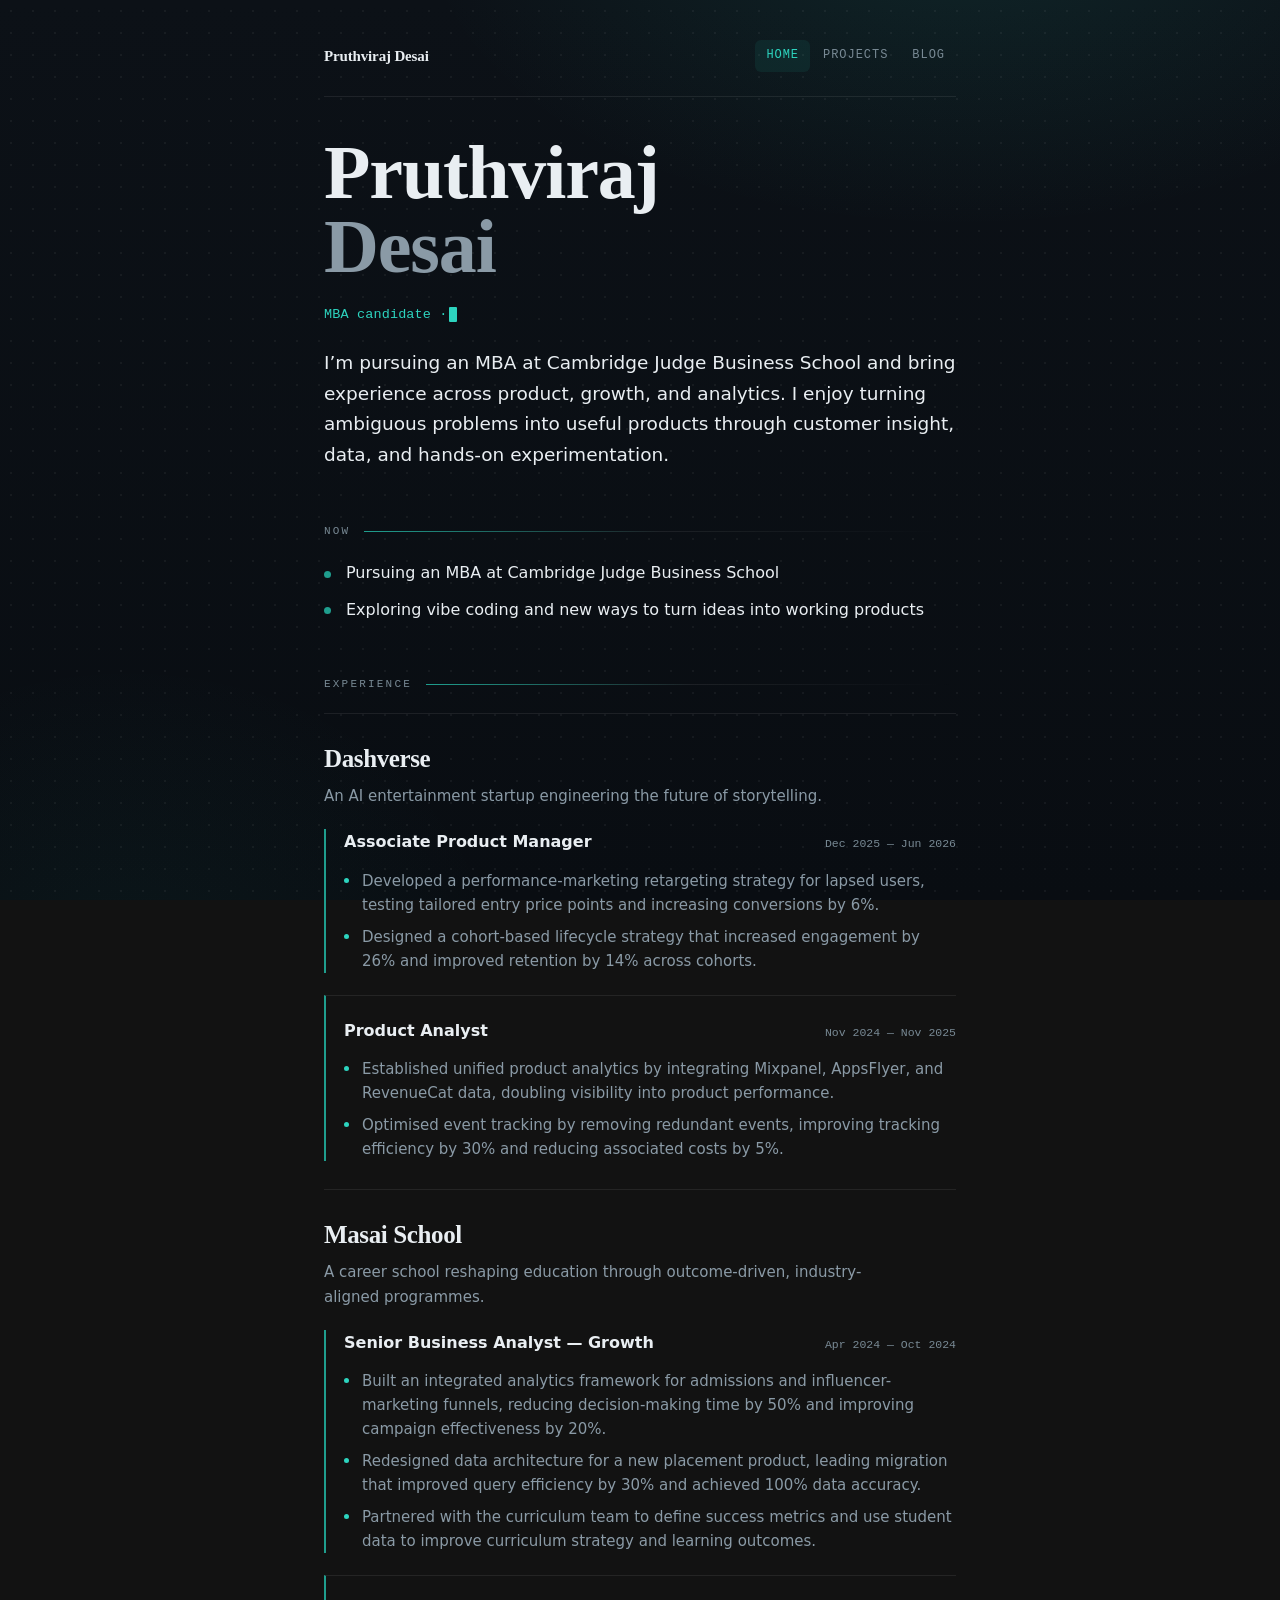
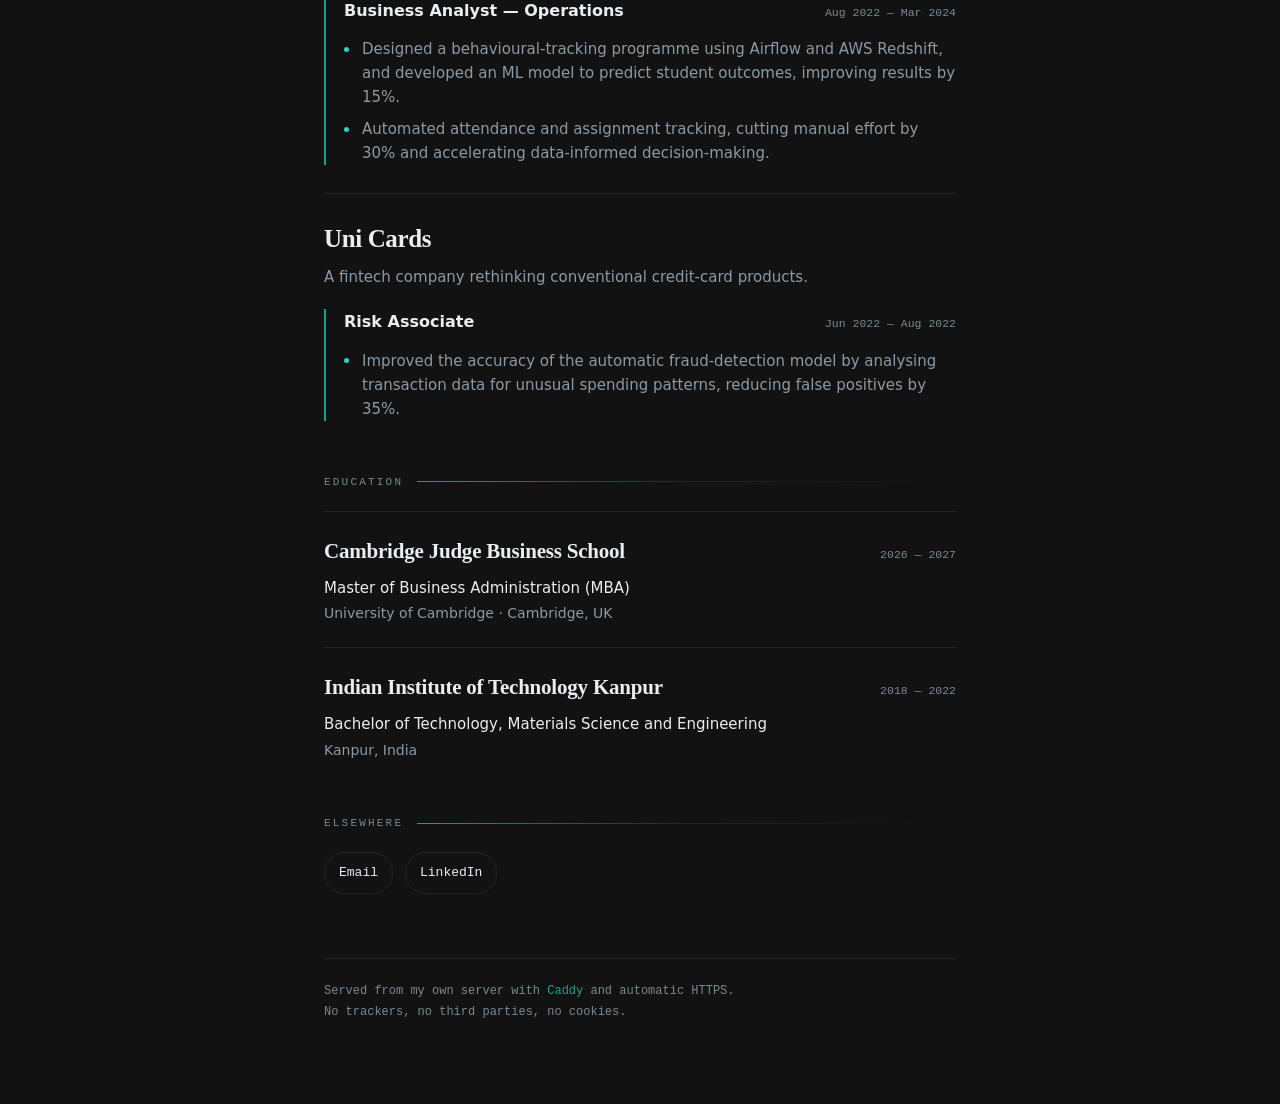
<file: index.html>
<!doctype html>
<html lang="en">
<head>
<meta charset="utf-8" />
<meta name="viewport" content="width=device-width, initial-scale=1" />
<title>Pruthviraj Desai</title>
<meta name="description" content="Pruthviraj Desai — MBA candidate at Cambridge Judge Business School with experience in product, growth, and analytics." />
<meta name="color-scheme" content="dark" />
<link rel="canonical" href="https://pruthvirajdesai.qzz.io/" />

<meta property="og:type" content="website" />
<meta property="og:title" content="Pruthviraj Desai" />
<meta property="og:description" content="MBA candidate at Cambridge Judge Business School with experience in product, growth, and analytics." />
<meta property="og:url" content="https://pruthvirajdesai.qzz.io/" />
<meta property="og:site_name" content="Pruthviraj Desai" />
<meta property="og:image" content="https://pruthvirajdesai.qzz.io/og-image.png" />
<meta property="og:image:width" content="1200" />
<meta property="og:image:height" content="630" />
<meta name="twitter:card" content="summary_large_image" />
<meta name="twitter:title" content="Pruthviraj Desai" />
<meta name="twitter:description" content="MBA candidate at Cambridge Judge Business School with experience in product, growth, and analytics." />
<meta name="twitter:image" content="https://pruthvirajdesai.qzz.io/og-image.png" />

<link rel="icon" type="image/svg+xml" href="/favicon.svg" />
<link rel="apple-touch-icon" href="/apple-touch-icon.png" />
<link rel="alternate" type="application/rss+xml" title="Pruthviraj Desai — Writing" href="/feed.xml" />
<link rel="stylesheet" href="/style.css?v=2" />
<script src="/script.js?v=2"></script>

<script type="application/ld+json">
{
  "@context": "https://schema.org",
  "@type": "Person",
  "name": "Pruthviraj Desai",
  "url": "https://pruthvirajdesai.qzz.io",
  "email": "pruthviraj10.idesai@gmail.com",
  "jobTitle": "MBA Candidate",
  "affiliation": {
    "@type": "CollegeOrUniversity",
    "name": "Cambridge Judge Business School, University of Cambridge"
  },
  "alumniOf": {
    "@type": "CollegeOrUniversity",
    "name": "Indian Institute of Technology Kanpur"
  },
  "sameAs": [
    "https://www.linkedin.com/in/pruthvi1009/"
  ]
}
</script>
</head>
<body>

  <a class="skip-link" href="#main">Skip to content</a>
  <div class="progress" id="progress" aria-hidden="true"></div>

  <div class="wrap">

    <nav class="sitenav reveal" aria-label="Primary">
      <a href="/" class="logo">Pruthviraj Desai</a>
      <div class="nav-links">
        <a href="/" class="active" aria-current="page">Home</a>
        <a href="/projects.html">Projects</a>
        <a href="/blog.html">Blog</a>
      </div>
    </nav>

    <main id="main">

    <!-- hero -->
    <header class="hero">
      <h1 class="reveal delay-1">Pruthviraj<br><span class="last">Desai</span></h1>
      <p class="tagline reveal delay-2">
        <span id="tagline-text">MBA candidate · product, data &amp; AI</span><span class="cursor" aria-hidden="true"></span>
      </p>
      <p class="intro reveal delay-3">
        I’m pursuing an MBA at Cambridge Judge Business School and bring experience
        across product, growth, and analytics. I enjoy turning ambiguous problems into
        useful products through customer insight, data, and hands-on experimentation.
      </p>
    </header>

    <!-- NOW -->
    <section class="block">
      <h2 class="eyebrow reveal">Now</h2>
      <ul class="list">
        <li class="reveal delay-1">Pursuing an MBA at Cambridge Judge Business School</li>
        <li class="reveal delay-2">Exploring vibe coding and new ways to turn ideas into working products</li>
      </ul>
    </section>

    <!-- EXPERIENCE -->
    <section class="block">
      <h2 class="eyebrow reveal">Experience</h2>

      <article class="company-block reveal delay-1">
        <header class="company-header">
          <h3 class="company-name">Dashverse</h3>
          <p class="company-description">An AI entertainment startup engineering the future of storytelling.</p>
        </header>
        <section class="role-entry">
          <div class="role-meta">
            <h4 class="role-title">Associate Product Manager</h4>
            <p class="role-period">Dec 2025 — Jun 2026</p>
          </div>
          <ul class="role-highlights">
            <li>Developed a performance-marketing retargeting strategy for lapsed users, testing tailored entry price points and increasing conversions by 6%.</li>
            <li>Designed a cohort-based lifecycle strategy that increased engagement by 26% and improved retention by 14% across cohorts.</li>
          </ul>
        </section>
        <section class="role-entry">
          <div class="role-meta">
            <h4 class="role-title">Product Analyst</h4>
            <p class="role-period">Nov 2024 — Nov 2025</p>
          </div>
          <ul class="role-highlights">
            <li>Established unified product analytics by integrating Mixpanel, AppsFlyer, and RevenueCat data, doubling visibility into product performance.</li>
            <li>Optimised event tracking by removing redundant events, improving tracking efficiency by 30% and reducing associated costs by 5%.</li>
          </ul>
        </section>
      </article>

      <article class="company-block reveal delay-2">
        <header class="company-header">
          <h3 class="company-name">Masai School</h3>
          <p class="company-description">A career school reshaping education through outcome-driven, industry-aligned programmes.</p>
        </header>
        <section class="role-entry">
          <div class="role-meta">
            <h4 class="role-title">Senior Business Analyst — Growth</h4>
            <p class="role-period">Apr 2024 — Oct 2024</p>
          </div>
          <ul class="role-highlights">
            <li>Built an integrated analytics framework for admissions and influencer-marketing funnels, reducing decision-making time by 50% and improving campaign effectiveness by 20%.</li>
            <li>Redesigned data architecture for a new placement product, leading migration that improved query efficiency by 30% and achieved 100% data accuracy.</li>
            <li>Partnered with the curriculum team to define success metrics and use student data to improve curriculum strategy and learning outcomes.</li>
          </ul>
        </section>
        <section class="role-entry">
          <div class="role-meta">
            <h4 class="role-title">Business Analyst — Operations</h4>
            <p class="role-period">Aug 2022 — Mar 2024</p>
          </div>
          <ul class="role-highlights">
            <li>Designed a behavioural-tracking programme using Airflow and AWS Redshift, and developed an ML model to predict student outcomes, improving results by 15%.</li>
            <li>Automated attendance and assignment tracking, cutting manual effort by 30% and accelerating data-informed decision-making.</li>
          </ul>
        </section>
      </article>

      <article class="company-block reveal delay-3">
        <header class="company-header">
          <h3 class="company-name">Uni Cards</h3>
          <p class="company-description">A fintech company rethinking conventional credit-card products.</p>
        </header>
        <section class="role-entry">
          <div class="role-meta">
            <h4 class="role-title">Risk Associate</h4>
            <p class="role-period">Jun 2022 — Aug 2022</p>
          </div>
          <ul class="role-highlights">
            <li>Improved the accuracy of the automatic fraud-detection model by analysing transaction data for unusual spending patterns, reducing false positives by 35%.</li>
          </ul>
        </section>
      </article>
    </section>

    <!-- EDUCATION -->
    <section class="block">
      <h2 class="eyebrow reveal">Education</h2>
      <div class="education-list">
        <article class="education-entry reveal delay-1">
          <div class="education-meta">
            <h3 class="education-school">Cambridge Judge Business School</h3>
            <p class="education-period">2026 — 2027</p>
          </div>
          <p class="education-degree">Master of Business Administration (MBA)</p>
          <p class="education-location">University of Cambridge · Cambridge, UK</p>
        </article>
        <article class="education-entry reveal delay-2">
          <div class="education-meta">
            <h3 class="education-school">Indian Institute of Technology Kanpur</h3>
            <p class="education-period">2018 — 2022</p>
          </div>
          <p class="education-degree">Bachelor of Technology, Materials Science and Engineering</p>
          <p class="education-location">Kanpur, India</p>
        </article>
      </div>
    </section>

    <!-- ELSEWHERE -->
    <section class="block">
      <h2 class="eyebrow reveal">Elsewhere</h2>
      <div class="links reveal delay-1">
        <a href="mailto:pruthviraj10.idesai@gmail.com">Email</a>
        <a href="https://www.linkedin.com/in/pruthvi1009/">LinkedIn</a>
      </div>
    </section>

    </main>

    <footer class="reveal">
      Served from my own server with <span class="accent">Caddy</span> and automatic HTTPS.<br>
      No trackers, no third parties, no cookies.
    </footer>

  </div>

</body>
</html>
</file>
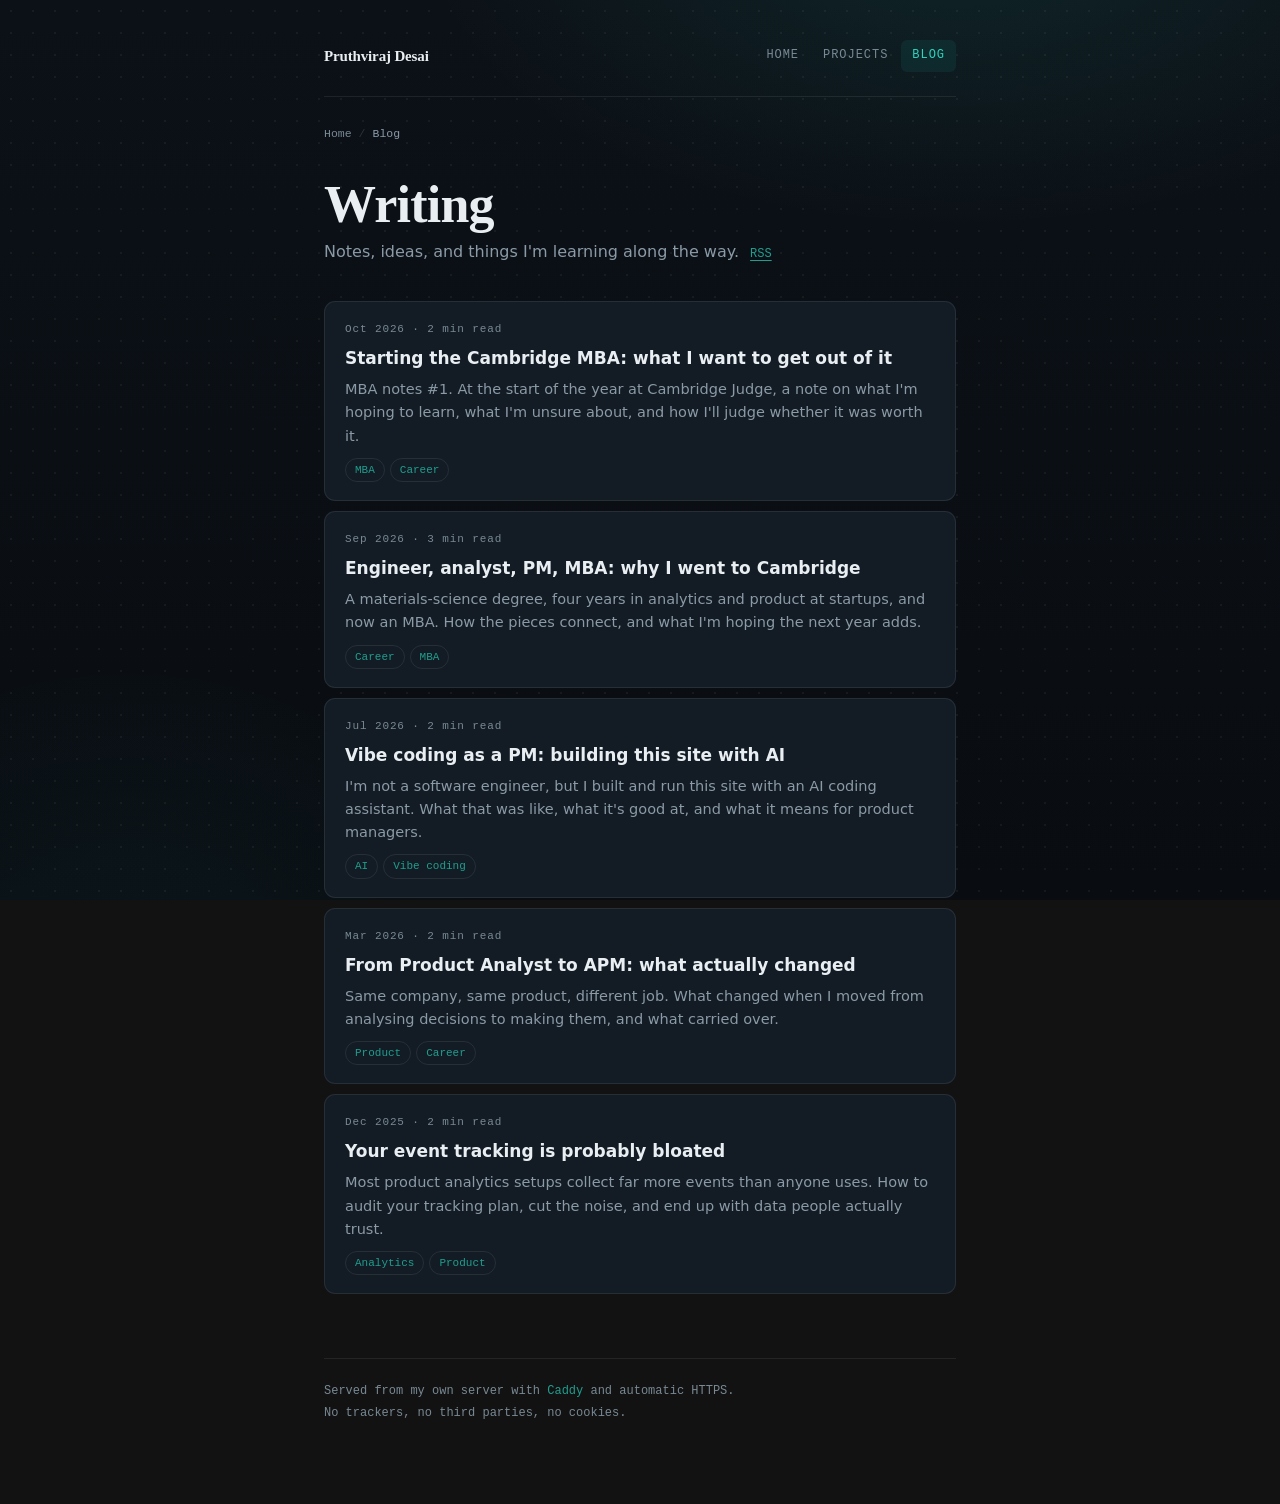
<file: blog.html>
<!doctype html>
<html lang="en">
<head>
<meta charset="utf-8" />
<meta name="viewport" content="width=device-width, initial-scale=1" />
<title>Blog — Pruthviraj Desai</title>
<meta name="description" content="Notes, ideas, and things I'm learning, written down by Pruthviraj Desai." />
<meta name="color-scheme" content="dark" />
<link rel="canonical" href="https://pruthvirajdesai.qzz.io/blog.html" />

<meta property="og:type" content="website" />
<meta property="og:title" content="Blog — Pruthviraj Desai" />
<meta property="og:description" content="Notes, ideas, and things I'm learning, written down by Pruthviraj Desai." />
<meta property="og:url" content="https://pruthvirajdesai.qzz.io/blog.html" />
<meta property="og:site_name" content="Pruthviraj Desai" />
<meta property="og:image" content="https://pruthvirajdesai.qzz.io/og-image.png" />
<meta property="og:image:width" content="1200" />
<meta property="og:image:height" content="630" />
<meta name="twitter:card" content="summary_large_image" />
<meta name="twitter:title" content="Blog — Pruthviraj Desai" />
<meta name="twitter:description" content="Notes, ideas, and things I'm learning, written down by Pruthviraj Desai." />
<meta name="twitter:image" content="https://pruthvirajdesai.qzz.io/og-image.png" />

<link rel="icon" type="image/svg+xml" href="/favicon.svg" />
<link rel="apple-touch-icon" href="/apple-touch-icon.png" />
<link rel="alternate" type="application/rss+xml" title="Pruthviraj Desai — Writing" href="/feed.xml" />
<link rel="stylesheet" href="/style.css?v=2" />
<script src="/script.js?v=2"></script>
</head>
<body>

  <a class="skip-link" href="#main">Skip to content</a>
  <div class="progress" id="progress" aria-hidden="true"></div>

  <div class="wrap">

    <nav class="sitenav reveal" aria-label="Primary">
      <a href="/" class="logo">Pruthviraj Desai</a>
      <div class="nav-links">
        <a href="/">Home</a>
        <a href="/projects.html">Projects</a>
        <a href="/blog.html" class="active" aria-current="page">Blog</a>
      </div>
    </nav>

    <main id="main">

    <div class="breadcrumb reveal">
      <a href="/">Home</a>
      <span class="sep">/</span>
      <span class="current">Blog</span>
    </div>

    <div class="page-hero">
      <h1 class="reveal delay-1">Writing</h1>
      <p class="sub reveal delay-2">Notes, ideas, and things I'm learning along the way. <a href="/feed.xml" class="feed-link">RSS</a></p>
    </div>

    <div class="post-list">
      <a href="/blog/starting-the-cambridge-mba.html" class="post-item reveal delay-1">
        <div class="post-date"><time datetime="2026-10-02">Oct 2026</time> · 2 min read</div>
        <h2 class="post-title">Starting the Cambridge MBA: what I want to get out of it</h2>
        <div class="post-excerpt">MBA notes #1. At the start of the year at Cambridge Judge, a note on what I&#x27;m hoping to learn, what I&#x27;m unsure about, and how I&#x27;ll judge whether it was worth it.</div>
        <div class="post-tags">
          <span class="post-tag">MBA</span>
          <span class="post-tag">Career</span>
        </div>
      </a>
      <a href="/blog/why-i-went-to-cambridge.html" class="post-item reveal delay-2">
        <div class="post-date"><time datetime="2026-09-05">Sep 2026</time> · 3 min read</div>
        <h2 class="post-title">Engineer, analyst, PM, MBA: why I went to Cambridge</h2>
        <div class="post-excerpt">A materials-science degree, four years in analytics and product at startups, and now an MBA. How the pieces connect, and what I&#x27;m hoping the next year adds.</div>
        <div class="post-tags">
          <span class="post-tag">Career</span>
          <span class="post-tag">MBA</span>
        </div>
      </a>
      <a href="/blog/vibe-coding-as-a-pm.html" class="post-item reveal delay-3">
        <div class="post-date"><time datetime="2026-07-01">Jul 2026</time> · 2 min read</div>
        <h2 class="post-title">Vibe coding as a PM: building this site with AI</h2>
        <div class="post-excerpt">I&#x27;m not a software engineer, but I built and run this site with an AI coding assistant. What that was like, what it&#x27;s good at, and what it means for product managers.</div>
        <div class="post-tags">
          <span class="post-tag">AI</span>
          <span class="post-tag">Vibe coding</span>
        </div>
      </a>
      <a href="/blog/from-product-analyst-to-apm.html" class="post-item reveal delay-4">
        <div class="post-date"><time datetime="2026-03-14">Mar 2026</time> · 2 min read</div>
        <h2 class="post-title">From Product Analyst to APM: what actually changed</h2>
        <div class="post-excerpt">Same company, same product, different job. What changed when I moved from analysing decisions to making them, and what carried over.</div>
        <div class="post-tags">
          <span class="post-tag">Product</span>
          <span class="post-tag">Career</span>
        </div>
      </a>
      <a href="/blog/your-event-tracking-is-probably-bloated.html" class="post-item reveal delay-5">
        <div class="post-date"><time datetime="2025-12-13">Dec 2025</time> · 2 min read</div>
        <h2 class="post-title">Your event tracking is probably bloated</h2>
        <div class="post-excerpt">Most product analytics setups collect far more events than anyone uses. How to audit your tracking plan, cut the noise, and end up with data people actually trust.</div>
        <div class="post-tags">
          <span class="post-tag">Analytics</span>
          <span class="post-tag">Product</span>
        </div>
      </a>
    </div>

    </main>

    <footer class="reveal">
      Served from my own server with <span class="accent">Caddy</span> and automatic HTTPS.<br>
      No trackers, no third parties, no cookies.
    </footer>

  </div>

</body>
</html>
</file>
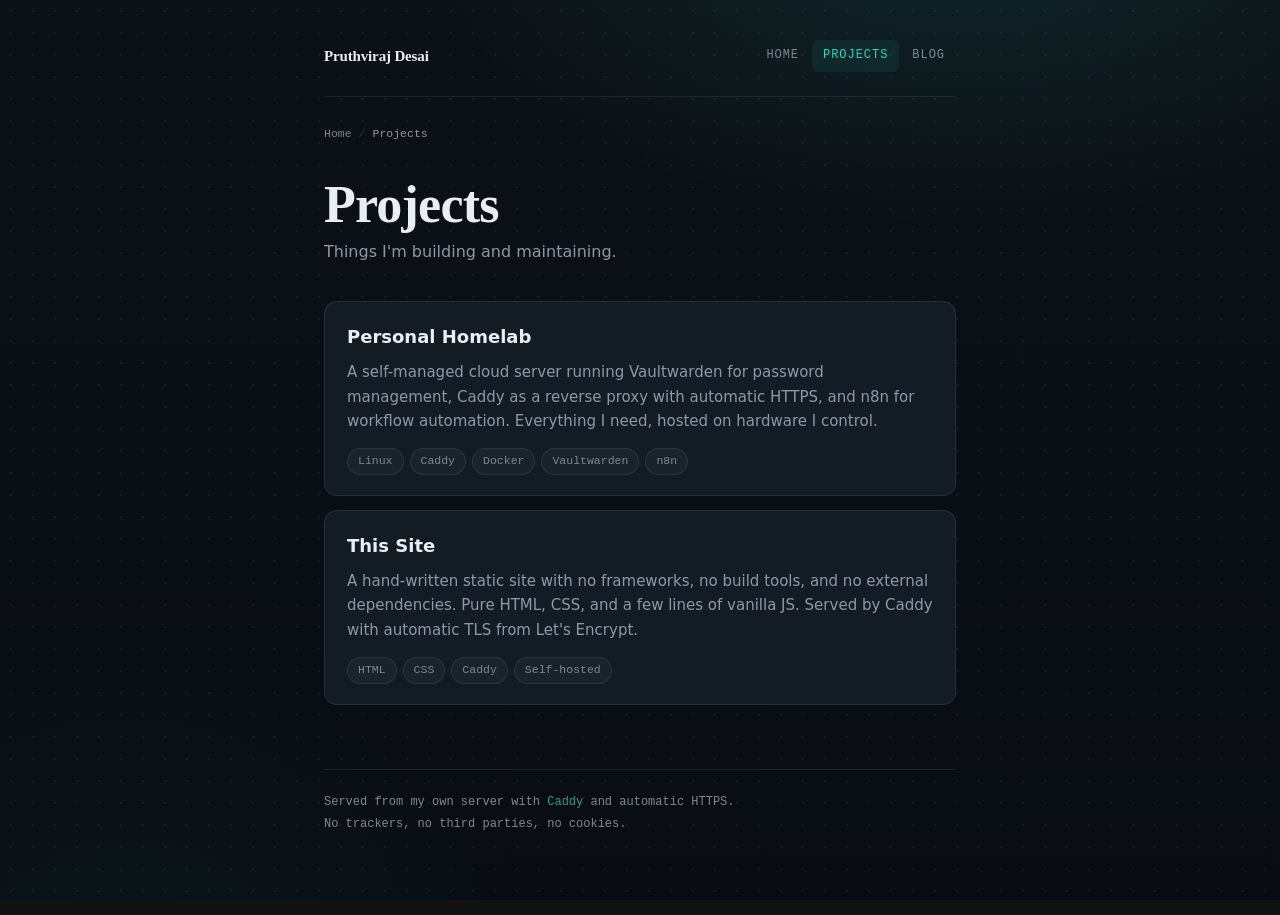
<file: projects.html>
<!doctype html>
<html lang="en">
<head>
<meta charset="utf-8" />
<meta name="viewport" content="width=device-width, initial-scale=1" />
<title>Projects — Pruthviraj Desai</title>
<meta name="description" content="Projects by Pruthviraj Desai — self-hosted infrastructure, AI tools, and side experiments." />
<meta name="color-scheme" content="dark" />
<link rel="canonical" href="https://pruthvirajdesai.qzz.io/projects.html" />

<meta property="og:type" content="website" />
<meta property="og:title" content="Projects — Pruthviraj Desai" />
<meta property="og:description" content="Projects by Pruthviraj Desai — self-hosted infrastructure, AI tools, and side experiments." />
<meta property="og:url" content="https://pruthvirajdesai.qzz.io/projects.html" />
<meta property="og:site_name" content="Pruthviraj Desai" />
<meta property="og:image" content="https://pruthvirajdesai.qzz.io/og-image.png" />
<meta property="og:image:width" content="1200" />
<meta property="og:image:height" content="630" />
<meta name="twitter:card" content="summary_large_image" />
<meta name="twitter:title" content="Projects — Pruthviraj Desai" />
<meta name="twitter:description" content="Projects by Pruthviraj Desai — self-hosted infrastructure, AI tools, and side experiments." />
<meta name="twitter:image" content="https://pruthvirajdesai.qzz.io/og-image.png" />

<link rel="icon" type="image/svg+xml" href="/favicon.svg" />
<link rel="apple-touch-icon" href="/apple-touch-icon.png" />
<link rel="alternate" type="application/rss+xml" title="Pruthviraj Desai — Writing" href="/feed.xml" />
<link rel="stylesheet" href="/style.css?v=2" />
<script src="/script.js?v=2"></script>
</head>
<body>

  <a class="skip-link" href="#main">Skip to content</a>
  <div class="progress" id="progress" aria-hidden="true"></div>

  <div class="wrap">

    <nav class="sitenav reveal" aria-label="Primary">
      <a href="/" class="logo">Pruthviraj Desai</a>
      <div class="nav-links">
        <a href="/">Home</a>
        <a href="/projects.html" class="active" aria-current="page">Projects</a>
        <a href="/blog.html">Blog</a>
      </div>
    </nav>

    <main id="main">

    <div class="breadcrumb reveal">
      <a href="/">Home</a>
      <span class="sep">/</span>
      <span class="current">Projects</span>
    </div>

    <div class="page-hero">
      <h1 class="reveal delay-1">Projects</h1>
      <p class="sub reveal delay-2">Things I'm building and maintaining.</p>
    </div>

    <div class="project-card reveal delay-1">
      <h2 class="project-name">Personal Homelab</h2>
      <div class="project-desc">
        A self-managed cloud server running Vaultwarden for password management, Caddy as a
        reverse proxy with automatic HTTPS, and n8n for workflow automation. Everything I
        need, hosted on hardware I control.
      </div>
      <div class="project-tags">
        <span class="project-tag">Linux</span>
        <span class="project-tag">Caddy</span>
        <span class="project-tag">Docker</span>
        <span class="project-tag">Vaultwarden</span>
        <span class="project-tag">n8n</span>
      </div>
    </div>

    <div class="project-card reveal delay-2">
      <h2 class="project-name">This Site</h2>
      <div class="project-desc">
        A hand-written static site with no frameworks, no build tools, and no external
        dependencies. Pure HTML, CSS, and a few lines of vanilla JS. Served by Caddy with
        automatic TLS from Let's Encrypt.
      </div>
      <div class="project-tags">
        <span class="project-tag">HTML</span>
        <span class="project-tag">CSS</span>
        <span class="project-tag">Caddy</span>
        <span class="project-tag">Self-hosted</span>
      </div>
    </div>

    </main>

    <footer class="reveal">
      Served from my own server with <span class="accent">Caddy</span> and automatic HTTPS.<br>
      No trackers, no third parties, no cookies.
    </footer>

  </div>

</body>
</html>
</file>
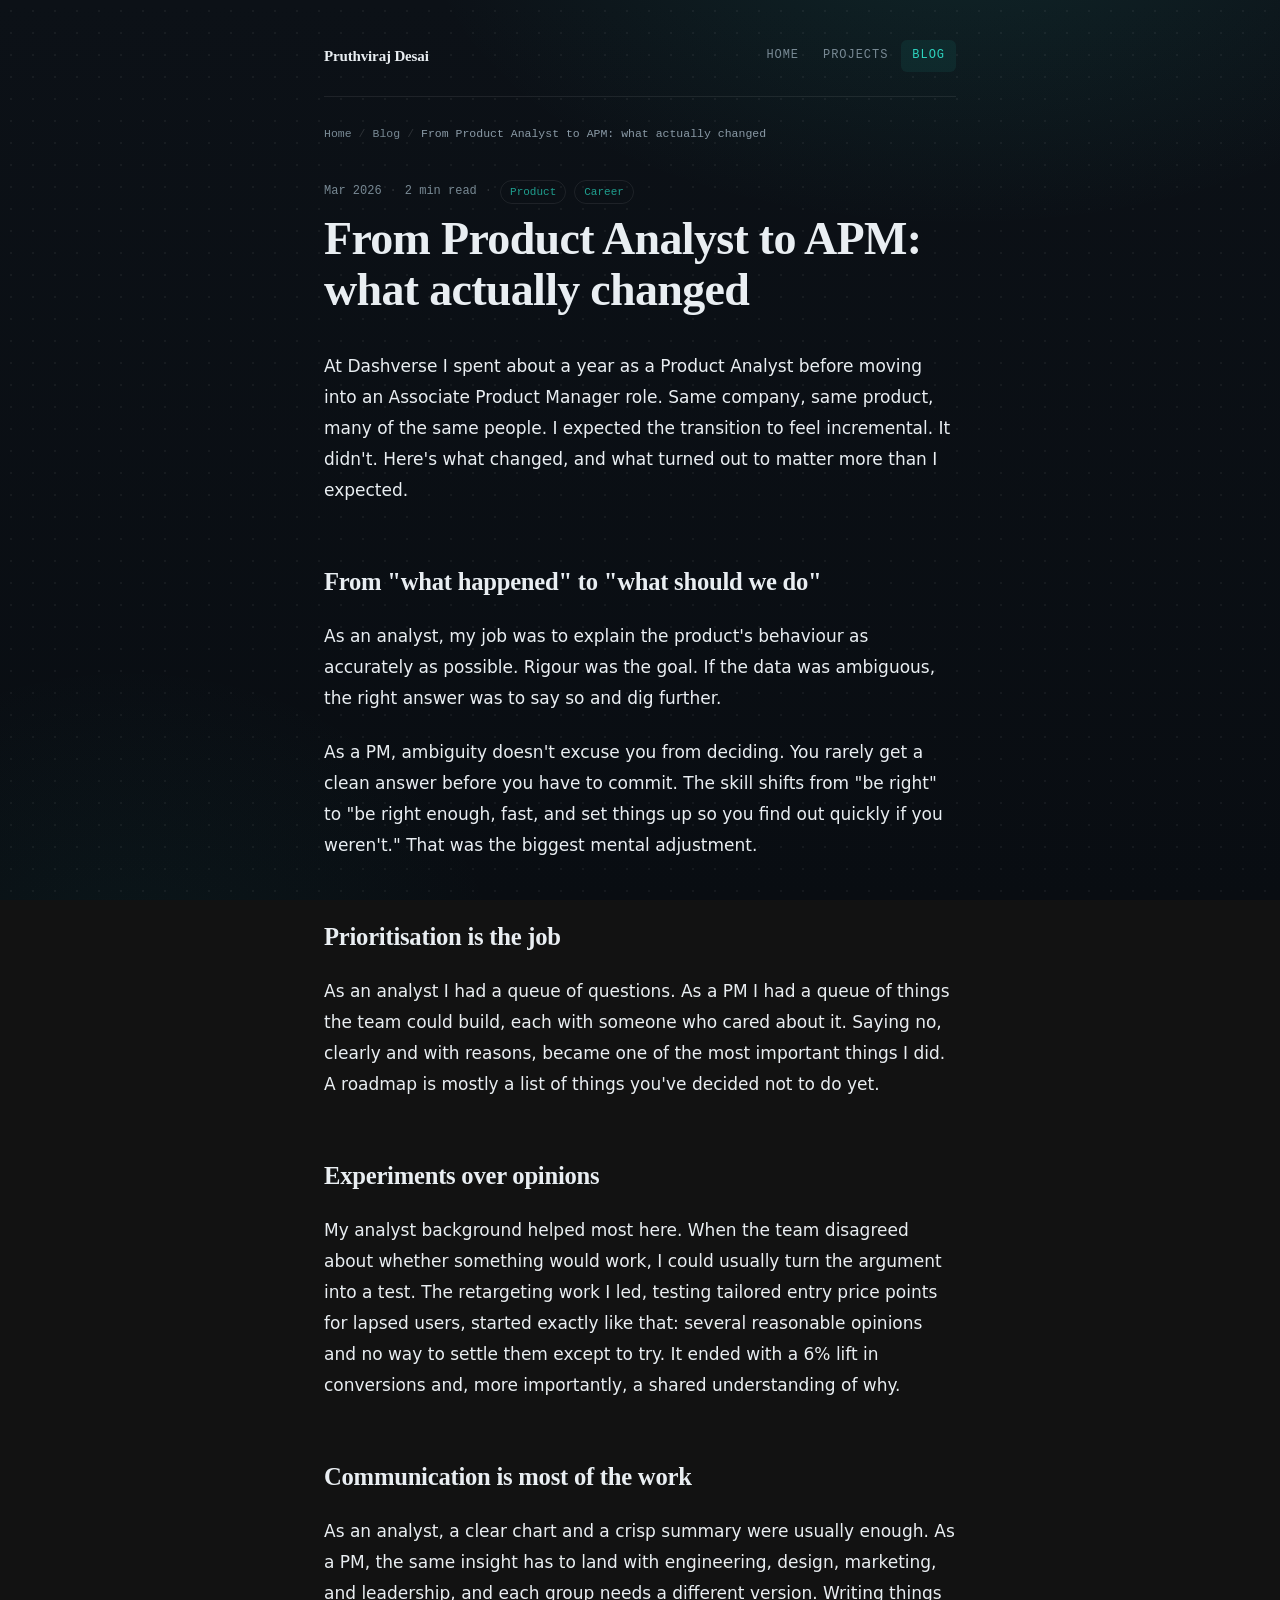
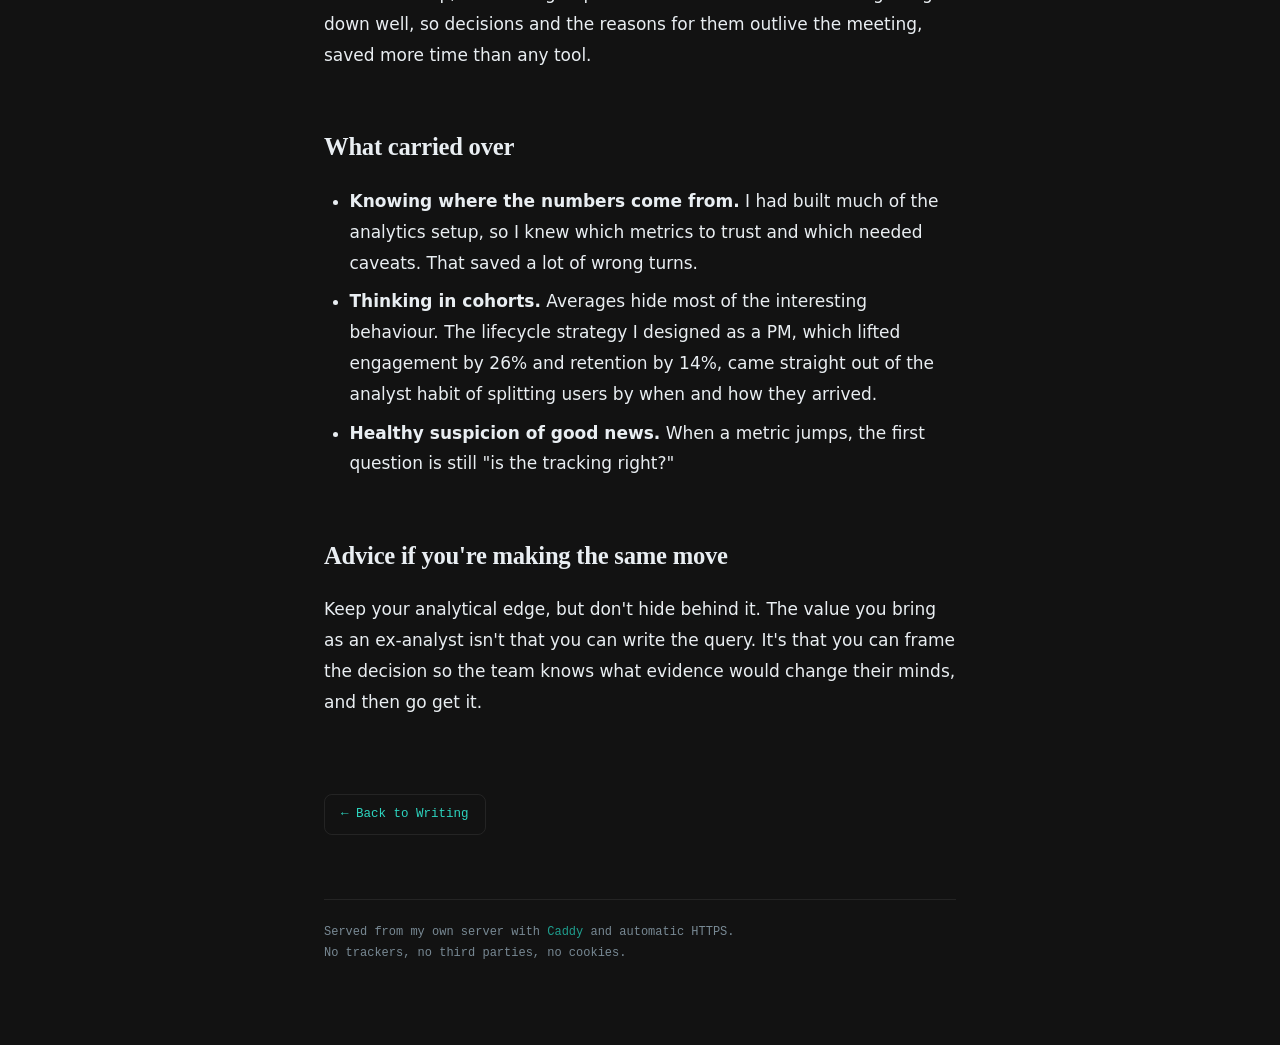
<file: blog/from-product-analyst-to-apm.html>
<!doctype html>
<html lang="en">
<head>
<meta charset="utf-8" />
<meta name="viewport" content="width=device-width, initial-scale=1" />
<title>From Product Analyst to APM: what actually changed — Pruthviraj Desai</title>
<meta name="description" content="Same company, same product, different job. What changed when I moved from analysing decisions to making them, and what carried over." />
<meta name="author" content="Pruthviraj Desai" />
<meta name="color-scheme" content="dark" />
<link rel="canonical" href="https://pruthvirajdesai.qzz.io/blog/from-product-analyst-to-apm.html" />

<meta property="og:type" content="article" />
<meta property="og:title" content="From Product Analyst to APM: what actually changed" />
<meta property="og:description" content="Same company, same product, different job. What changed when I moved from analysing decisions to making them, and what carried over." />
<meta property="og:url" content="https://pruthvirajdesai.qzz.io/blog/from-product-analyst-to-apm.html" />
<meta property="og:site_name" content="Pruthviraj Desai" />
<meta property="article:published_time" content="2026-03-14" />
<meta property="article:author" content="Pruthviraj Desai" />
<meta property="og:image" content="https://pruthvirajdesai.qzz.io/og/from-product-analyst-to-apm.png" />
<meta property="og:image:width" content="1200" />
<meta property="og:image:height" content="630" />
<meta name="twitter:card" content="summary_large_image" />
<meta name="twitter:title" content="From Product Analyst to APM: what actually changed" />
<meta name="twitter:description" content="Same company, same product, different job. What changed when I moved from analysing decisions to making them, and what carried over." />
<meta name="twitter:image" content="https://pruthvirajdesai.qzz.io/og/from-product-analyst-to-apm.png" />

<link rel="icon" type="image/svg+xml" href="/favicon.svg" />
<link rel="apple-touch-icon" href="/apple-touch-icon.png" />
<link rel="alternate" type="application/rss+xml" title="Pruthviraj Desai — Writing" href="/feed.xml" />
<link rel="stylesheet" href="/style.css?v=2" />
<script src="/script.js?v=2"></script>

<script type="application/ld+json">
{
  "@context": "https://schema.org",
  "@type": "BlogPosting",
  "headline": "From Product Analyst to APM: what actually changed",
  "description": "Same company, same product, different job. What changed when I moved from analysing decisions to making them, and what carried over.",
  "datePublished": "2026-03-14",
  "url": "https://pruthvirajdesai.qzz.io/blog/from-product-analyst-to-apm.html",
  "mainEntityOfPage": "https://pruthvirajdesai.qzz.io/blog/from-product-analyst-to-apm.html",
  "image": "https://pruthvirajdesai.qzz.io/og/from-product-analyst-to-apm.png",
  "keywords": [
    "Product",
    "Career"
  ],
  "author": {
    "@type": "Person",
    "name": "Pruthviraj Desai",
    "url": "https://pruthvirajdesai.qzz.io/"
  }
}
</script>
</head>
<body>

  <a class="skip-link" href="#main">Skip to content</a>
  <div class="progress" id="progress" aria-hidden="true"></div>

  <div class="wrap">

    <nav class="sitenav reveal" aria-label="Primary">
      <a href="/" class="logo">Pruthviraj Desai</a>
      <div class="nav-links">
        <a href="/">Home</a>
        <a href="/projects.html">Projects</a>
        <a href="/blog.html" class="active">Blog</a>
      </div>
    </nav>

    <main id="main">

    <div class="breadcrumb reveal">
      <a href="/">Home</a>
      <span class="sep">/</span>
      <a href="/blog.html">Blog</a>
      <span class="sep">/</span>
      <span class="current">From Product Analyst to APM: what actually changed</span>
    </div>

    <article>
      <header class="article-header reveal">
        <div class="article-meta">
          <time datetime="2026-03-14">Mar 2026</time>
          <span class="sep">·</span>
          <span>2 min read</span>
          <span class="sep">·</span>
          <span class="post-tag">Product</span>
          <span class="post-tag">Career</span>
        </div>
        <h1>From Product Analyst to APM: what actually changed</h1>
      </header>

      <div class="article-body reveal">
        <p>
        At Dashverse I spent about a year as a Product Analyst before moving into an Associate
        Product Manager role. Same company, same product, many of the same people. I expected
        the transition to feel incremental. It didn't. Here's what changed, and what turned
        out to matter more than I expected.
        </p>

        <h2>From "what happened" to "what should we do"</h2>
        <p>
        As an analyst, my job was to explain the product's behaviour as accurately as
        possible. Rigour was the goal. If the data was ambiguous, the right answer was to say
        so and dig further.
        </p>
        <p>
        As a PM, ambiguity doesn't excuse you from deciding. You rarely get a clean answer
        before you have to commit. The skill shifts from "be right" to "be right enough, fast,
        and set things up so you find out quickly if you weren't." That was the biggest mental
        adjustment.
        </p>

        <h2>Prioritisation is the job</h2>
        <p>
        As an analyst I had a queue of questions. As a PM I had a queue of things the team
        could build, each with someone who cared about it. Saying no, clearly and with
        reasons, became one of the most important things I did. A roadmap is mostly a list of
        things you've decided not to do yet.
        </p>

        <h2>Experiments over opinions</h2>
        <p>
        My analyst background helped most here. When the team disagreed about whether
        something would work, I could usually turn the argument into a test. The retargeting
        work I led, testing tailored entry price points for lapsed users, started exactly
        like that: several reasonable opinions and no way to settle them except to try. It
        ended with a 6% lift in conversions and, more importantly, a shared understanding of
        why.
        </p>

        <h2>Communication is most of the work</h2>
        <p>
        As an analyst, a clear chart and a crisp summary were usually enough. As a PM, the
        same insight has to land with engineering, design, marketing, and leadership, and
        each group needs a different version. Writing things down well, so decisions and the
        reasons for them outlive the meeting, saved more time than any tool.
        </p>

        <h2>What carried over</h2>
        <ul>
        <li><strong>Knowing where the numbers come from.</strong> I had built much of the analytics setup, so I knew which metrics to trust and which needed caveats. That saved a lot of wrong turns.</li>
        <li><strong>Thinking in cohorts.</strong> Averages hide most of the interesting behaviour. The lifecycle strategy I designed as a PM, which lifted engagement by 26% and retention by 14%, came straight out of the analyst habit of splitting users by when and how they arrived.</li>
        <li><strong>Healthy suspicion of good news.</strong> When a metric jumps, the first question is still "is the tracking right?"</li>
        </ul>

        <h2>Advice if you're making the same move</h2>
        <p>
        Keep your analytical edge, but don't hide behind it. The value you bring as an
        ex-analyst isn't that you can write the query. It's that you can frame the decision
        so the team knows what evidence would change their minds, and then go get it.
        </p>

        <a href="/blog.html" class="back-link reveal">← Back to Writing</a>
      </div>
    </article>

    </main>

    <footer class="reveal">
      Served from my own server with <span class="accent">Caddy</span> and automatic HTTPS.<br>
      No trackers, no third parties, no cookies.
    </footer>

  </div>

</body>
</html>
</file>
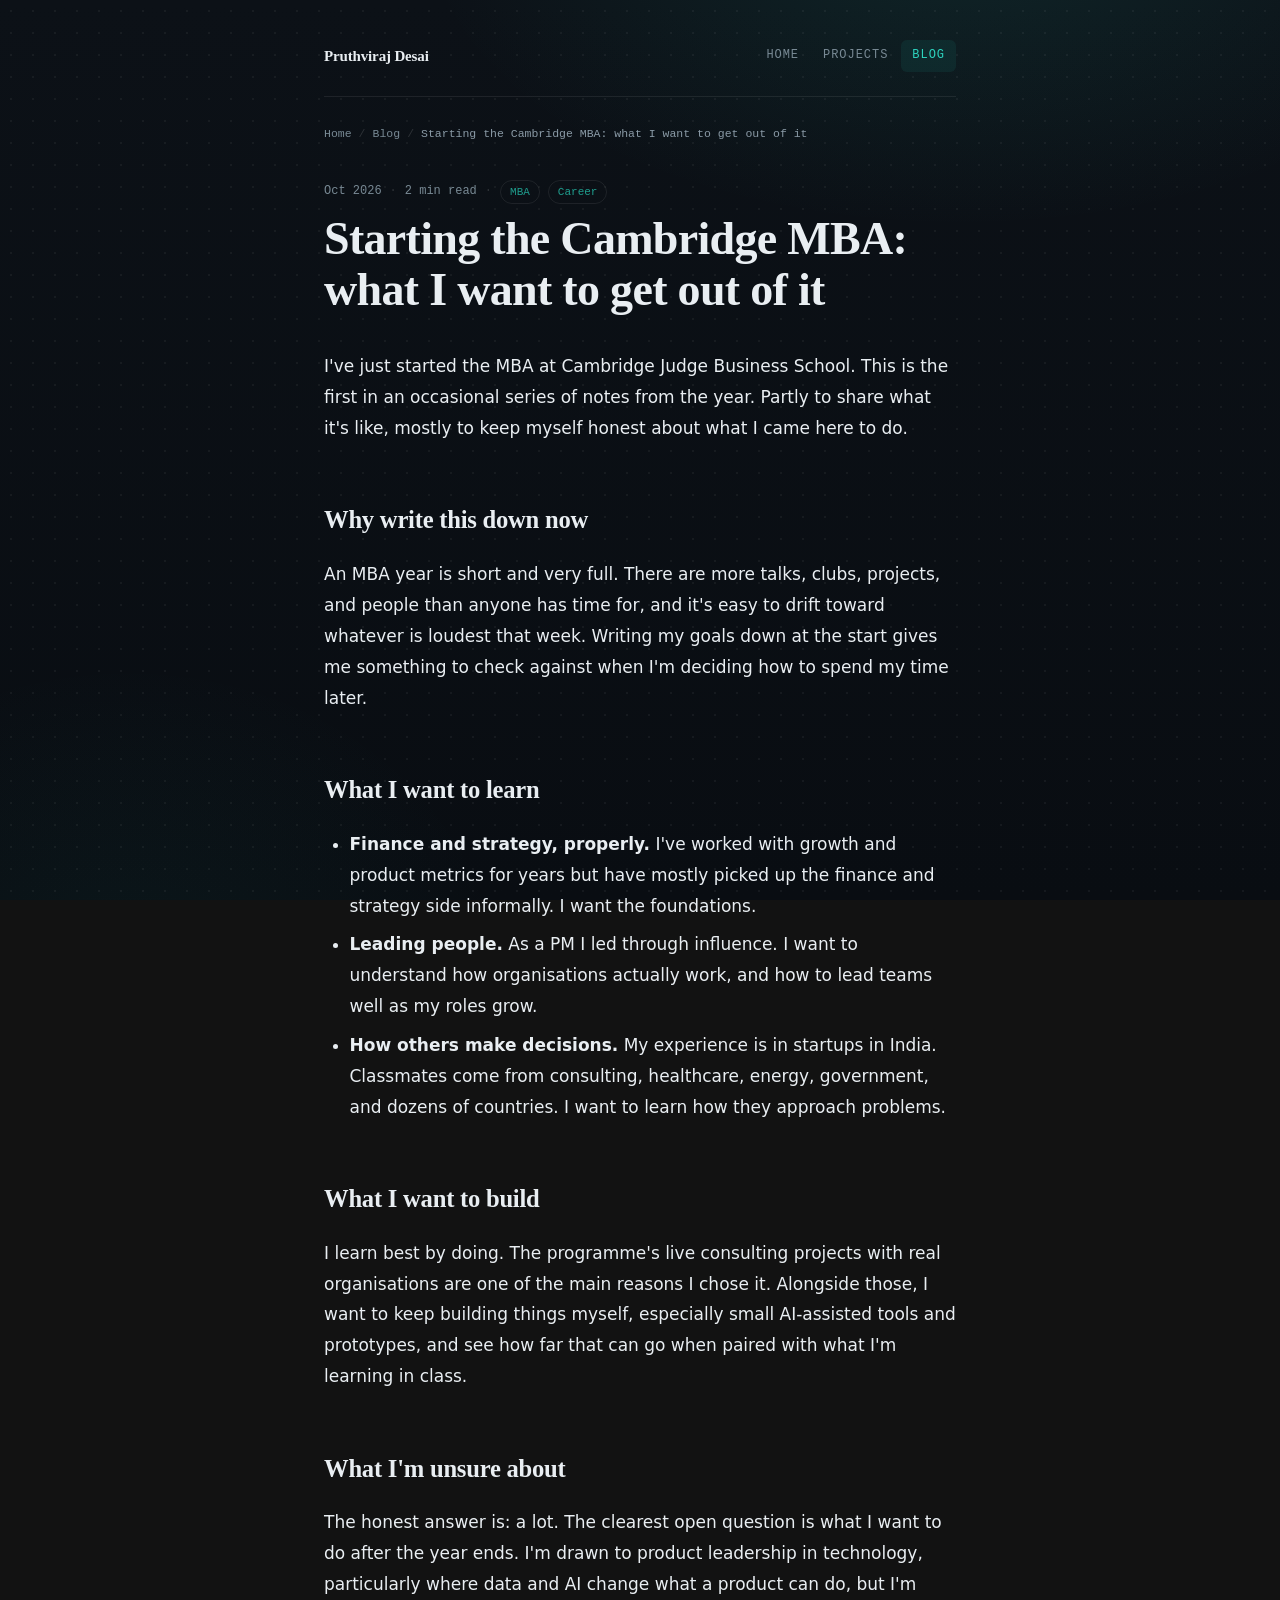
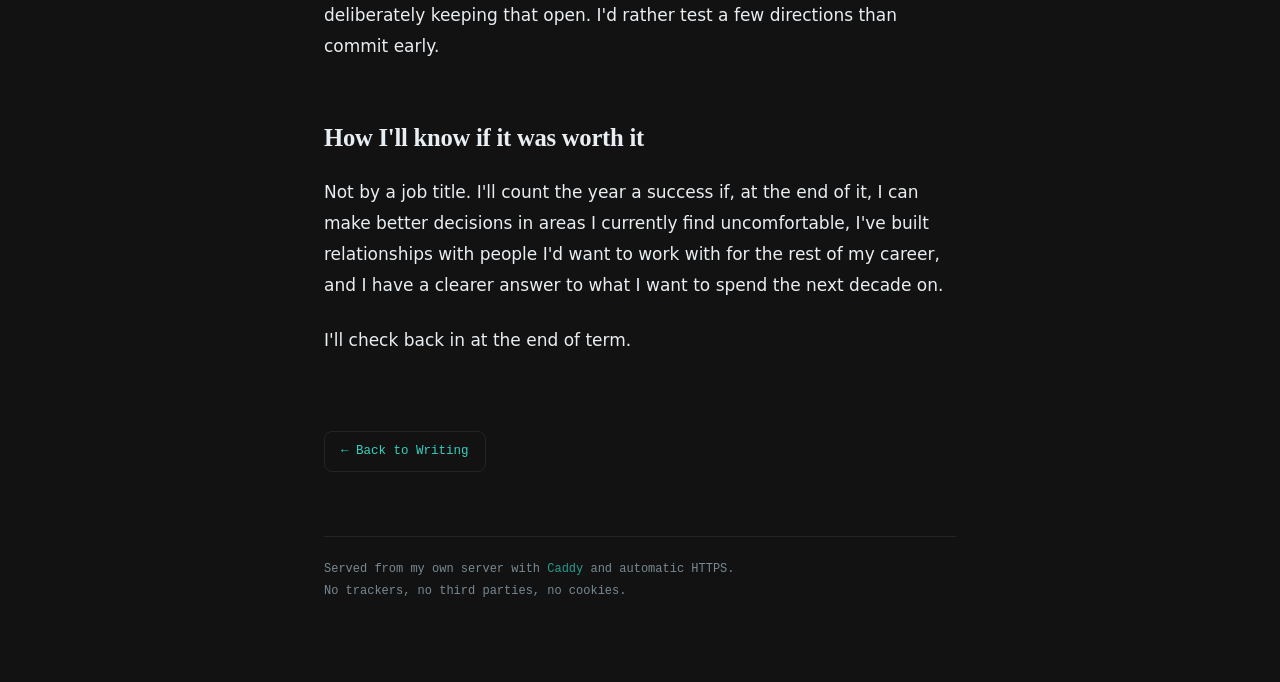
<file: blog/starting-the-cambridge-mba.html>
<!doctype html>
<html lang="en">
<head>
<meta charset="utf-8" />
<meta name="viewport" content="width=device-width, initial-scale=1" />
<title>Starting the Cambridge MBA: what I want to get out of it — Pruthviraj Desai</title>
<meta name="description" content="MBA notes #1. At the start of the year at Cambridge Judge, a note on what I&#x27;m hoping to learn, what I&#x27;m unsure about, and how I&#x27;ll judge whether it was worth it." />
<meta name="author" content="Pruthviraj Desai" />
<meta name="color-scheme" content="dark" />
<link rel="canonical" href="https://pruthvirajdesai.qzz.io/blog/starting-the-cambridge-mba.html" />

<meta property="og:type" content="article" />
<meta property="og:title" content="Starting the Cambridge MBA: what I want to get out of it" />
<meta property="og:description" content="MBA notes #1. At the start of the year at Cambridge Judge, a note on what I&#x27;m hoping to learn, what I&#x27;m unsure about, and how I&#x27;ll judge whether it was worth it." />
<meta property="og:url" content="https://pruthvirajdesai.qzz.io/blog/starting-the-cambridge-mba.html" />
<meta property="og:site_name" content="Pruthviraj Desai" />
<meta property="article:published_time" content="2026-10-02" />
<meta property="article:author" content="Pruthviraj Desai" />
<meta property="og:image" content="https://pruthvirajdesai.qzz.io/og/starting-the-cambridge-mba.png" />
<meta property="og:image:width" content="1200" />
<meta property="og:image:height" content="630" />
<meta name="twitter:card" content="summary_large_image" />
<meta name="twitter:title" content="Starting the Cambridge MBA: what I want to get out of it" />
<meta name="twitter:description" content="MBA notes #1. At the start of the year at Cambridge Judge, a note on what I&#x27;m hoping to learn, what I&#x27;m unsure about, and how I&#x27;ll judge whether it was worth it." />
<meta name="twitter:image" content="https://pruthvirajdesai.qzz.io/og/starting-the-cambridge-mba.png" />

<link rel="icon" type="image/svg+xml" href="/favicon.svg" />
<link rel="apple-touch-icon" href="/apple-touch-icon.png" />
<link rel="alternate" type="application/rss+xml" title="Pruthviraj Desai — Writing" href="/feed.xml" />
<link rel="stylesheet" href="/style.css?v=2" />
<script src="/script.js?v=2"></script>

<script type="application/ld+json">
{
  "@context": "https://schema.org",
  "@type": "BlogPosting",
  "headline": "Starting the Cambridge MBA: what I want to get out of it",
  "description": "MBA notes #1. At the start of the year at Cambridge Judge, a note on what I'm hoping to learn, what I'm unsure about, and how I'll judge whether it was worth it.",
  "datePublished": "2026-10-02",
  "url": "https://pruthvirajdesai.qzz.io/blog/starting-the-cambridge-mba.html",
  "mainEntityOfPage": "https://pruthvirajdesai.qzz.io/blog/starting-the-cambridge-mba.html",
  "image": "https://pruthvirajdesai.qzz.io/og/starting-the-cambridge-mba.png",
  "keywords": [
    "MBA",
    "Career"
  ],
  "author": {
    "@type": "Person",
    "name": "Pruthviraj Desai",
    "url": "https://pruthvirajdesai.qzz.io/"
  }
}
</script>
</head>
<body>

  <a class="skip-link" href="#main">Skip to content</a>
  <div class="progress" id="progress" aria-hidden="true"></div>

  <div class="wrap">

    <nav class="sitenav reveal" aria-label="Primary">
      <a href="/" class="logo">Pruthviraj Desai</a>
      <div class="nav-links">
        <a href="/">Home</a>
        <a href="/projects.html">Projects</a>
        <a href="/blog.html" class="active">Blog</a>
      </div>
    </nav>

    <main id="main">

    <div class="breadcrumb reveal">
      <a href="/">Home</a>
      <span class="sep">/</span>
      <a href="/blog.html">Blog</a>
      <span class="sep">/</span>
      <span class="current">Starting the Cambridge MBA: what I want to get out of it</span>
    </div>

    <article>
      <header class="article-header reveal">
        <div class="article-meta">
          <time datetime="2026-10-02">Oct 2026</time>
          <span class="sep">·</span>
          <span>2 min read</span>
          <span class="sep">·</span>
          <span class="post-tag">MBA</span>
          <span class="post-tag">Career</span>
        </div>
        <h1>Starting the Cambridge MBA: what I want to get out of it</h1>
      </header>

      <div class="article-body reveal">
        <p>
        I've just started the MBA at Cambridge Judge Business School. This is the first in an
        occasional series of notes from the year. Partly to share what it's like, mostly to
        keep myself honest about what I came here to do.
        </p>

        <h2>Why write this down now</h2>
        <p>
        An MBA year is short and very full. There are more talks, clubs, projects, and people
        than anyone has time for, and it's easy to drift toward whatever is loudest that week.
        Writing my goals down at the start gives me something to check against when I'm
        deciding how to spend my time later.
        </p>

        <h2>What I want to learn</h2>
        <ul>
        <li><strong>Finance and strategy, properly.</strong> I've worked with growth and product metrics for years but have mostly picked up the finance and strategy side informally. I want the foundations.</li>
        <li><strong>Leading people.</strong> As a PM I led through influence. I want to understand how organisations actually work, and how to lead teams well as my roles grow.</li>
        <li><strong>How others make decisions.</strong> My experience is in startups in India. Classmates come from consulting, healthcare, energy, government, and dozens of countries. I want to learn how they approach problems.</li>
        </ul>

        <h2>What I want to build</h2>
        <p>
        I learn best by doing. The programme's live consulting projects with real
        organisations are one of the main reasons I chose it. Alongside those, I want to keep
        building things myself, especially small AI-assisted tools and prototypes, and see how
        far that can go when paired with what I'm learning in class.
        </p>

        <h2>What I'm unsure about</h2>
        <p>
        The honest answer is: a lot. The clearest open question is what I want to do after the
        year ends. I'm drawn to product leadership in technology, particularly where data and
        AI change what a product can do, but I'm deliberately keeping that open. I'd rather
        test a few directions than commit early.
        </p>

        <h2>How I'll know if it was worth it</h2>
        <p>
        Not by a job title. I'll count the year a success if, at the end of it, I can make
        better decisions in areas I currently find uncomfortable, I've built relationships
        with people I'd want to work with for the rest of my career, and I have a clearer
        answer to what I want to spend the next decade on.
        </p>
        <p>
        I'll check back in at the end of term.
        </p>

        <a href="/blog.html" class="back-link reveal">← Back to Writing</a>
      </div>
    </article>

    </main>

    <footer class="reveal">
      Served from my own server with <span class="accent">Caddy</span> and automatic HTTPS.<br>
      No trackers, no third parties, no cookies.
    </footer>

  </div>

</body>
</html>
</file>
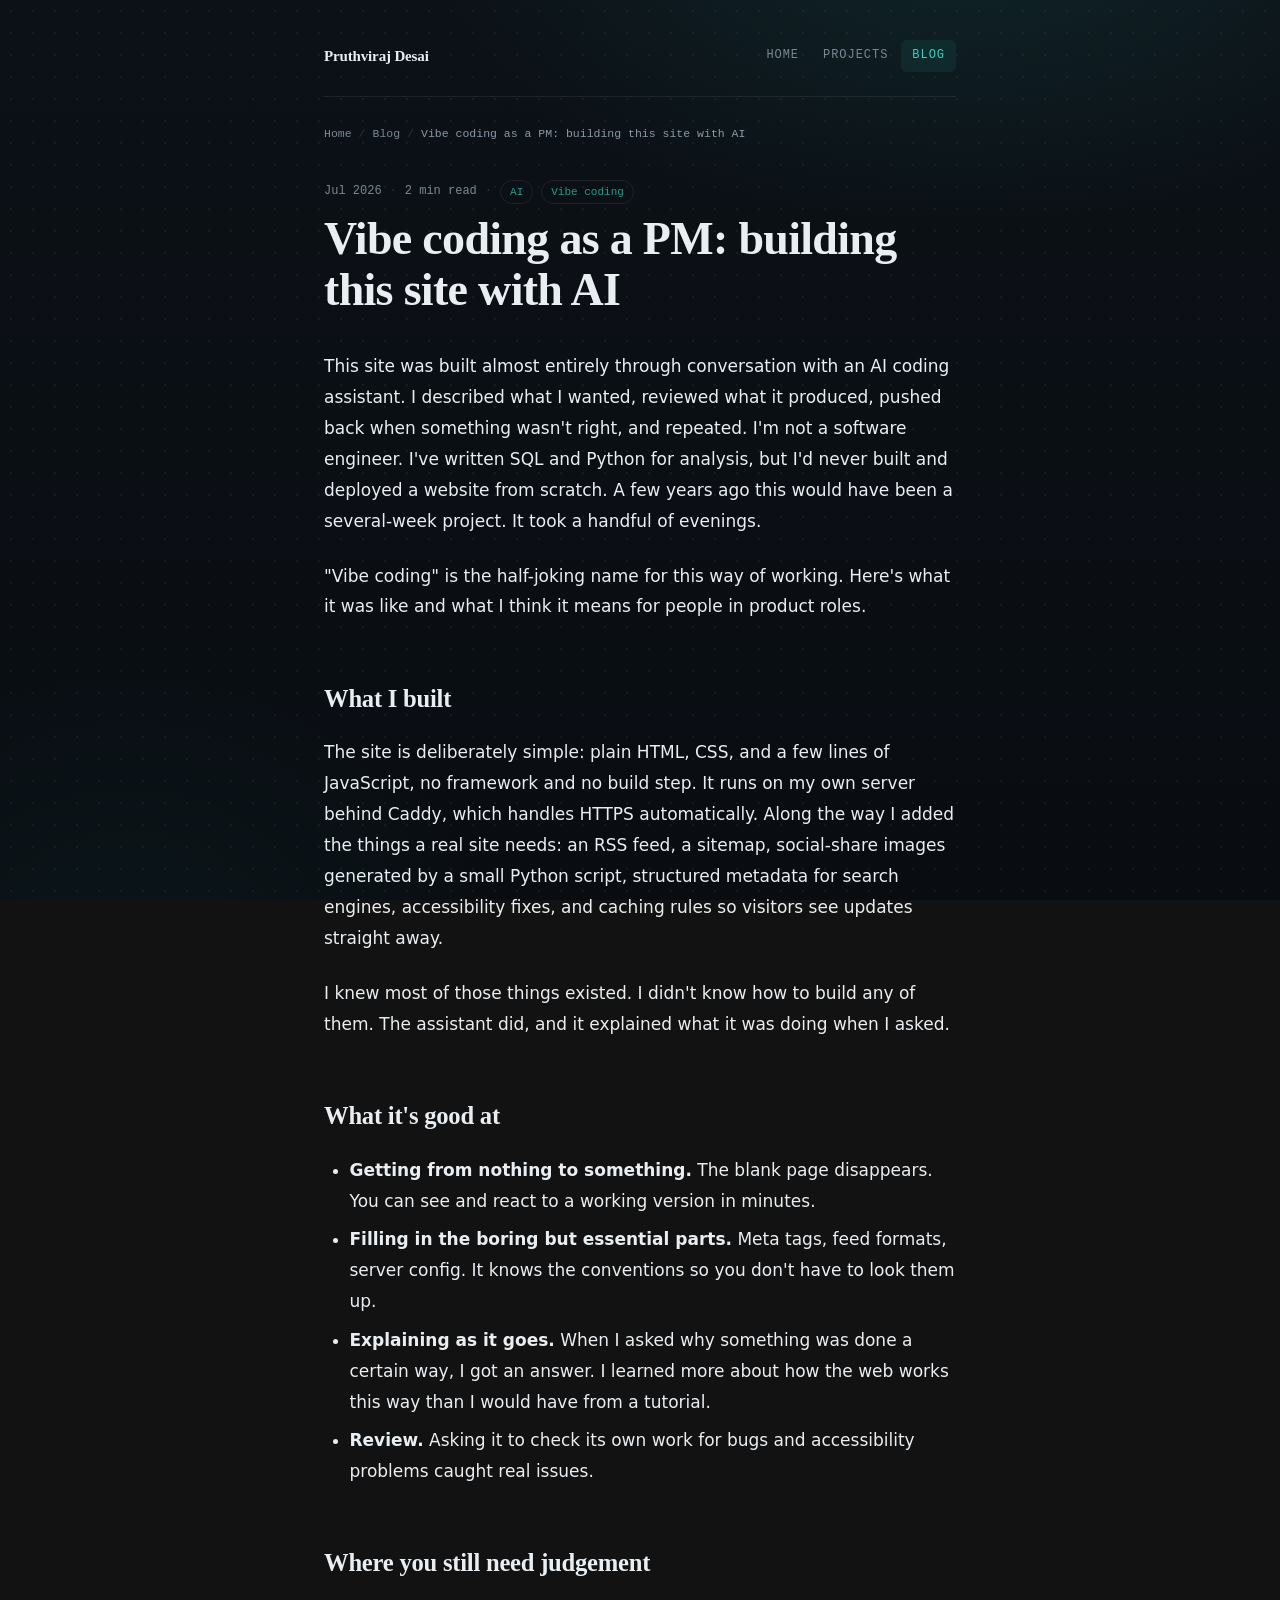
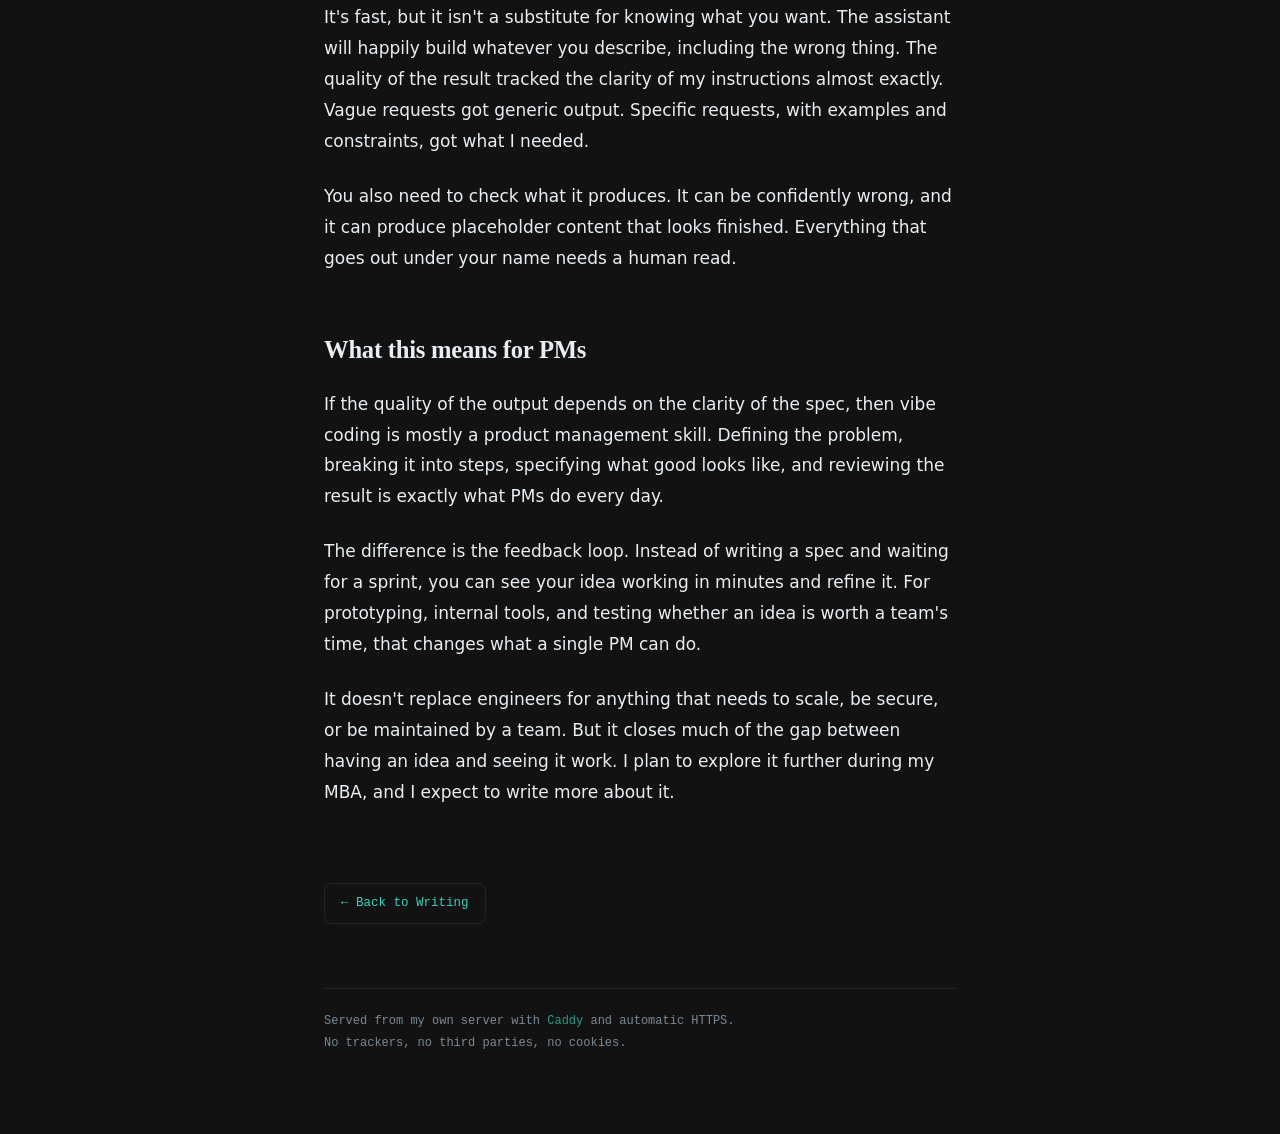
<file: blog/vibe-coding-as-a-pm.html>
<!doctype html>
<html lang="en">
<head>
<meta charset="utf-8" />
<meta name="viewport" content="width=device-width, initial-scale=1" />
<title>Vibe coding as a PM: building this site with AI — Pruthviraj Desai</title>
<meta name="description" content="I&#x27;m not a software engineer, but I built and run this site with an AI coding assistant. What that was like, what it&#x27;s good at, and what it means for product managers." />
<meta name="author" content="Pruthviraj Desai" />
<meta name="color-scheme" content="dark" />
<link rel="canonical" href="https://pruthvirajdesai.qzz.io/blog/vibe-coding-as-a-pm.html" />

<meta property="og:type" content="article" />
<meta property="og:title" content="Vibe coding as a PM: building this site with AI" />
<meta property="og:description" content="I&#x27;m not a software engineer, but I built and run this site with an AI coding assistant. What that was like, what it&#x27;s good at, and what it means for product managers." />
<meta property="og:url" content="https://pruthvirajdesai.qzz.io/blog/vibe-coding-as-a-pm.html" />
<meta property="og:site_name" content="Pruthviraj Desai" />
<meta property="article:published_time" content="2026-07-01" />
<meta property="article:author" content="Pruthviraj Desai" />
<meta property="og:image" content="https://pruthvirajdesai.qzz.io/og/vibe-coding-as-a-pm.png" />
<meta property="og:image:width" content="1200" />
<meta property="og:image:height" content="630" />
<meta name="twitter:card" content="summary_large_image" />
<meta name="twitter:title" content="Vibe coding as a PM: building this site with AI" />
<meta name="twitter:description" content="I&#x27;m not a software engineer, but I built and run this site with an AI coding assistant. What that was like, what it&#x27;s good at, and what it means for product managers." />
<meta name="twitter:image" content="https://pruthvirajdesai.qzz.io/og/vibe-coding-as-a-pm.png" />

<link rel="icon" type="image/svg+xml" href="/favicon.svg" />
<link rel="apple-touch-icon" href="/apple-touch-icon.png" />
<link rel="alternate" type="application/rss+xml" title="Pruthviraj Desai — Writing" href="/feed.xml" />
<link rel="stylesheet" href="/style.css?v=2" />
<script src="/script.js?v=2"></script>

<script type="application/ld+json">
{
  "@context": "https://schema.org",
  "@type": "BlogPosting",
  "headline": "Vibe coding as a PM: building this site with AI",
  "description": "I'm not a software engineer, but I built and run this site with an AI coding assistant. What that was like, what it's good at, and what it means for product managers.",
  "datePublished": "2026-07-01",
  "url": "https://pruthvirajdesai.qzz.io/blog/vibe-coding-as-a-pm.html",
  "mainEntityOfPage": "https://pruthvirajdesai.qzz.io/blog/vibe-coding-as-a-pm.html",
  "image": "https://pruthvirajdesai.qzz.io/og/vibe-coding-as-a-pm.png",
  "keywords": [
    "AI",
    "Vibe coding"
  ],
  "author": {
    "@type": "Person",
    "name": "Pruthviraj Desai",
    "url": "https://pruthvirajdesai.qzz.io/"
  }
}
</script>
</head>
<body>

  <a class="skip-link" href="#main">Skip to content</a>
  <div class="progress" id="progress" aria-hidden="true"></div>

  <div class="wrap">

    <nav class="sitenav reveal" aria-label="Primary">
      <a href="/" class="logo">Pruthviraj Desai</a>
      <div class="nav-links">
        <a href="/">Home</a>
        <a href="/projects.html">Projects</a>
        <a href="/blog.html" class="active">Blog</a>
      </div>
    </nav>

    <main id="main">

    <div class="breadcrumb reveal">
      <a href="/">Home</a>
      <span class="sep">/</span>
      <a href="/blog.html">Blog</a>
      <span class="sep">/</span>
      <span class="current">Vibe coding as a PM: building this site with AI</span>
    </div>

    <article>
      <header class="article-header reveal">
        <div class="article-meta">
          <time datetime="2026-07-01">Jul 2026</time>
          <span class="sep">·</span>
          <span>2 min read</span>
          <span class="sep">·</span>
          <span class="post-tag">AI</span>
          <span class="post-tag">Vibe coding</span>
        </div>
        <h1>Vibe coding as a PM: building this site with AI</h1>
      </header>

      <div class="article-body reveal">
        <p>
        This site was built almost entirely through conversation with an AI coding assistant.
        I described what I wanted, reviewed what it produced, pushed back when something
        wasn't right, and repeated. I'm not a software engineer. I've written SQL and Python
        for analysis, but I'd never built and deployed a website from scratch. A few years ago
        this would have been a several-week project. It took a handful of evenings.
        </p>
        <p>
        "Vibe coding" is the half-joking name for this way of working. Here's what it was like
        and what I think it means for people in product roles.
        </p>

        <h2>What I built</h2>
        <p>
        The site is deliberately simple: plain HTML, CSS, and a few lines of JavaScript, no
        framework and no build step. It runs on my own server behind Caddy, which handles HTTPS
        automatically. Along the way I added the things a real site needs: an RSS feed, a
        sitemap, social-share images generated by a small Python script, structured metadata
        for search engines, accessibility fixes, and caching rules so visitors see updates
        straight away.
        </p>
        <p>
        I knew most of those things existed. I didn't know how to build any of them. The
        assistant did, and it explained what it was doing when I asked.
        </p>

        <h2>What it's good at</h2>
        <ul>
        <li><strong>Getting from nothing to something.</strong> The blank page disappears. You can see and react to a working version in minutes.</li>
        <li><strong>Filling in the boring but essential parts.</strong> Meta tags, feed formats, server config. It knows the conventions so you don't have to look them up.</li>
        <li><strong>Explaining as it goes.</strong> When I asked why something was done a certain way, I got an answer. I learned more about how the web works this way than I would have from a tutorial.</li>
        <li><strong>Review.</strong> Asking it to check its own work for bugs and accessibility problems caught real issues.</li>
        </ul>

        <h2>Where you still need judgement</h2>
        <p>
        It's fast, but it isn't a substitute for knowing what you want. The assistant will
        happily build whatever you describe, including the wrong thing. The quality of the
        result tracked the clarity of my instructions almost exactly. Vague requests got
        generic output. Specific requests, with examples and constraints, got what I needed.
        </p>
        <p>
        You also need to check what it produces. It can be confidently wrong, and it can
        produce placeholder content that looks finished. Everything that goes out under your
        name needs a human read.
        </p>

        <h2>What this means for PMs</h2>
        <p>
        If the quality of the output depends on the clarity of the spec, then vibe coding is
        mostly a product management skill. Defining the problem, breaking it into steps,
        specifying what good looks like, and reviewing the result is exactly what PMs do
        every day.
        </p>
        <p>
        The difference is the feedback loop. Instead of writing a spec and waiting for a
        sprint, you can see your idea working in minutes and refine it. For prototyping,
        internal tools, and testing whether an idea is worth a team's time, that changes what
        a single PM can do.
        </p>
        <p>
        It doesn't replace engineers for anything that needs to scale, be secure, or be
        maintained by a team. But it closes much of the gap between having an idea and
        seeing it work. I plan to explore it further during my MBA, and I expect to write more
        about it.
        </p>

        <a href="/blog.html" class="back-link reveal">← Back to Writing</a>
      </div>
    </article>

    </main>

    <footer class="reveal">
      Served from my own server with <span class="accent">Caddy</span> and automatic HTTPS.<br>
      No trackers, no third parties, no cookies.
    </footer>

  </div>

</body>
</html>
</file>
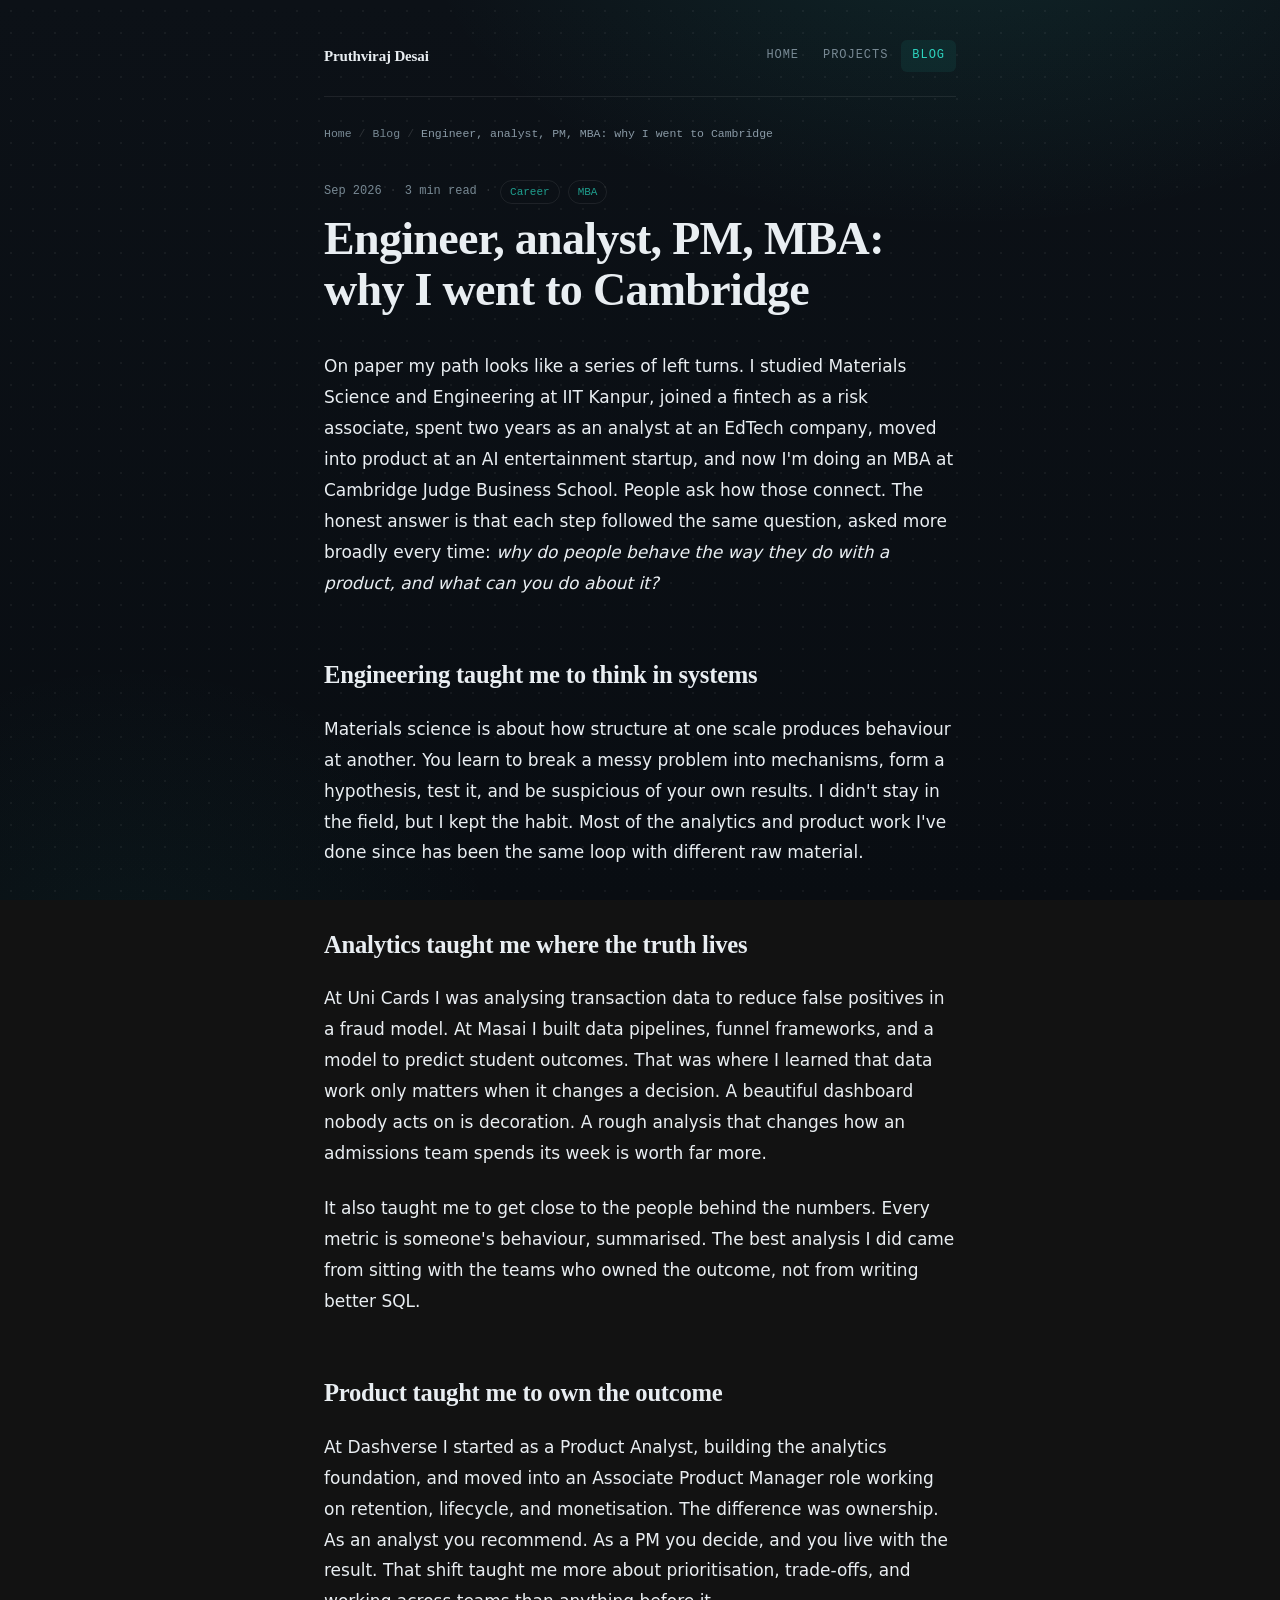
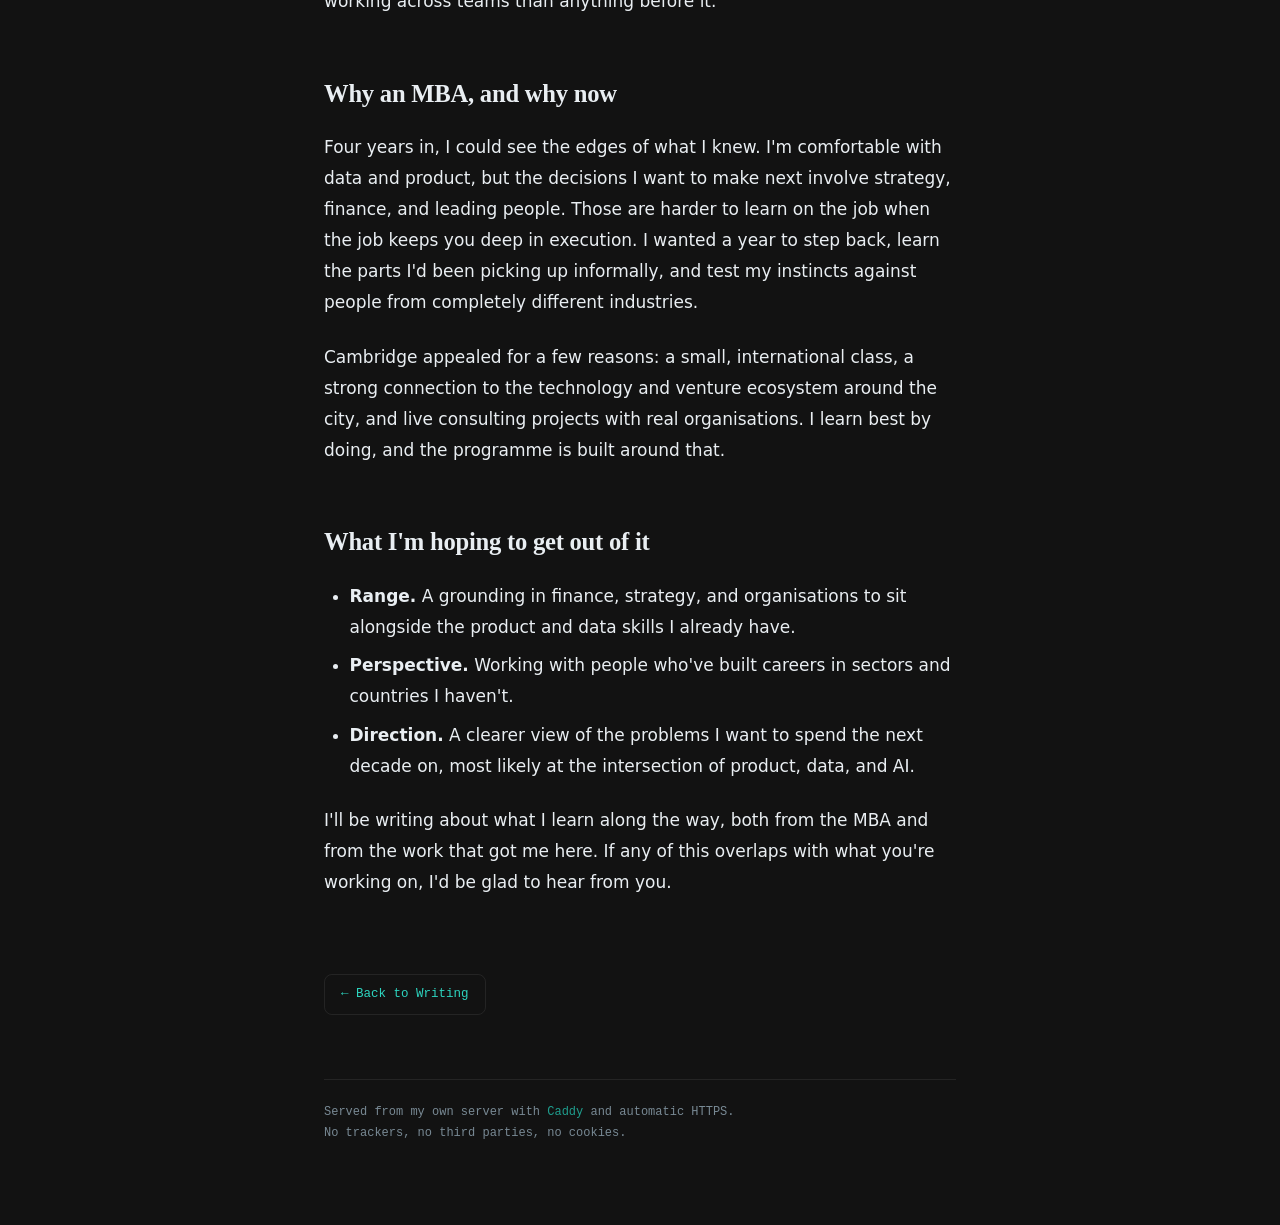
<file: blog/why-i-went-to-cambridge.html>
<!doctype html>
<html lang="en">
<head>
<meta charset="utf-8" />
<meta name="viewport" content="width=device-width, initial-scale=1" />
<title>Engineer, analyst, PM, MBA: why I went to Cambridge — Pruthviraj Desai</title>
<meta name="description" content="A materials-science degree, four years in analytics and product at startups, and now an MBA. How the pieces connect, and what I&#x27;m hoping the next year adds." />
<meta name="author" content="Pruthviraj Desai" />
<meta name="color-scheme" content="dark" />
<link rel="canonical" href="https://pruthvirajdesai.qzz.io/blog/why-i-went-to-cambridge.html" />

<meta property="og:type" content="article" />
<meta property="og:title" content="Engineer, analyst, PM, MBA: why I went to Cambridge" />
<meta property="og:description" content="A materials-science degree, four years in analytics and product at startups, and now an MBA. How the pieces connect, and what I&#x27;m hoping the next year adds." />
<meta property="og:url" content="https://pruthvirajdesai.qzz.io/blog/why-i-went-to-cambridge.html" />
<meta property="og:site_name" content="Pruthviraj Desai" />
<meta property="article:published_time" content="2026-09-05" />
<meta property="article:author" content="Pruthviraj Desai" />
<meta property="og:image" content="https://pruthvirajdesai.qzz.io/og/why-i-went-to-cambridge.png" />
<meta property="og:image:width" content="1200" />
<meta property="og:image:height" content="630" />
<meta name="twitter:card" content="summary_large_image" />
<meta name="twitter:title" content="Engineer, analyst, PM, MBA: why I went to Cambridge" />
<meta name="twitter:description" content="A materials-science degree, four years in analytics and product at startups, and now an MBA. How the pieces connect, and what I&#x27;m hoping the next year adds." />
<meta name="twitter:image" content="https://pruthvirajdesai.qzz.io/og/why-i-went-to-cambridge.png" />

<link rel="icon" type="image/svg+xml" href="/favicon.svg" />
<link rel="apple-touch-icon" href="/apple-touch-icon.png" />
<link rel="alternate" type="application/rss+xml" title="Pruthviraj Desai — Writing" href="/feed.xml" />
<link rel="stylesheet" href="/style.css?v=2" />
<script src="/script.js?v=2"></script>

<script type="application/ld+json">
{
  "@context": "https://schema.org",
  "@type": "BlogPosting",
  "headline": "Engineer, analyst, PM, MBA: why I went to Cambridge",
  "description": "A materials-science degree, four years in analytics and product at startups, and now an MBA. How the pieces connect, and what I'm hoping the next year adds.",
  "datePublished": "2026-09-05",
  "url": "https://pruthvirajdesai.qzz.io/blog/why-i-went-to-cambridge.html",
  "mainEntityOfPage": "https://pruthvirajdesai.qzz.io/blog/why-i-went-to-cambridge.html",
  "image": "https://pruthvirajdesai.qzz.io/og/why-i-went-to-cambridge.png",
  "keywords": [
    "Career",
    "MBA"
  ],
  "author": {
    "@type": "Person",
    "name": "Pruthviraj Desai",
    "url": "https://pruthvirajdesai.qzz.io/"
  }
}
</script>
</head>
<body>

  <a class="skip-link" href="#main">Skip to content</a>
  <div class="progress" id="progress" aria-hidden="true"></div>

  <div class="wrap">

    <nav class="sitenav reveal" aria-label="Primary">
      <a href="/" class="logo">Pruthviraj Desai</a>
      <div class="nav-links">
        <a href="/">Home</a>
        <a href="/projects.html">Projects</a>
        <a href="/blog.html" class="active">Blog</a>
      </div>
    </nav>

    <main id="main">

    <div class="breadcrumb reveal">
      <a href="/">Home</a>
      <span class="sep">/</span>
      <a href="/blog.html">Blog</a>
      <span class="sep">/</span>
      <span class="current">Engineer, analyst, PM, MBA: why I went to Cambridge</span>
    </div>

    <article>
      <header class="article-header reveal">
        <div class="article-meta">
          <time datetime="2026-09-05">Sep 2026</time>
          <span class="sep">·</span>
          <span>3 min read</span>
          <span class="sep">·</span>
          <span class="post-tag">Career</span>
          <span class="post-tag">MBA</span>
        </div>
        <h1>Engineer, analyst, PM, MBA: why I went to Cambridge</h1>
      </header>

      <div class="article-body reveal">
        <p>
        On paper my path looks like a series of left turns. I studied Materials Science and
        Engineering at IIT Kanpur, joined a fintech as a risk associate, spent two years as an
        analyst at an EdTech company, moved into product at an AI entertainment startup, and
        now I'm doing an MBA at Cambridge Judge Business School. People ask how those connect.
        The honest answer is that each step followed the same question, asked more broadly
        every time: <em>why do people behave the way they do with a product, and what can you
        do about it?</em>
        </p>

        <h2>Engineering taught me to think in systems</h2>
        <p>
        Materials science is about how structure at one scale produces behaviour at another.
        You learn to break a messy problem into mechanisms, form a hypothesis, test it, and
        be suspicious of your own results. I didn't stay in the field, but I kept the habit.
        Most of the analytics and product work I've done since has been the same loop with
        different raw material.
        </p>

        <h2>Analytics taught me where the truth lives</h2>
        <p>
        At Uni Cards I was analysing transaction data to reduce false positives in a fraud
        model. At Masai I built data pipelines, funnel frameworks, and a model to predict
        student outcomes. That was where I learned that data work only matters when it changes
        a decision. A beautiful dashboard nobody acts on is decoration. A rough analysis that
        changes how an admissions team spends its week is worth far more.
        </p>
        <p>
        It also taught me to get close to the people behind the numbers. Every metric is
        someone's behaviour, summarised. The best analysis I did came from sitting with the
        teams who owned the outcome, not from writing better SQL.
        </p>

        <h2>Product taught me to own the outcome</h2>
        <p>
        At Dashverse I started as a Product Analyst, building the analytics foundation, and
        moved into an Associate Product Manager role working on retention, lifecycle, and
        monetisation. The difference was ownership. As an analyst you recommend. As a PM you
        decide, and you live with the result. That shift taught me more about prioritisation,
        trade-offs, and working across teams than anything before it.
        </p>

        <h2>Why an MBA, and why now</h2>
        <p>
        Four years in, I could see the edges of what I knew. I'm comfortable with data and
        product, but the decisions I want to make next involve strategy, finance, and leading
        people. Those are harder to learn on the job when the job keeps you deep in execution.
        I wanted a year to step back, learn the parts I'd been picking up informally, and
        test my instincts against people from completely different industries.
        </p>
        <p>
        Cambridge appealed for a few reasons: a small, international class, a strong
        connection to the technology and venture ecosystem around the city, and live
        consulting projects with real organisations. I learn best by doing, and the
        programme is built around that.
        </p>

        <h2>What I'm hoping to get out of it</h2>
        <ul>
        <li><strong>Range.</strong> A grounding in finance, strategy, and organisations to sit alongside the product and data skills I already have.</li>
        <li><strong>Perspective.</strong> Working with people who've built careers in sectors and countries I haven't.</li>
        <li><strong>Direction.</strong> A clearer view of the problems I want to spend the next decade on, most likely at the intersection of product, data, and AI.</li>
        </ul>
        <p>
        I'll be writing about what I learn along the way, both from the MBA and from the work
        that got me here. If any of this overlaps with what you're working on, I'd be glad to
        hear from you.
        </p>

        <a href="/blog.html" class="back-link reveal">← Back to Writing</a>
      </div>
    </article>

    </main>

    <footer class="reveal">
      Served from my own server with <span class="accent">Caddy</span> and automatic HTTPS.<br>
      No trackers, no third parties, no cookies.
    </footer>

  </div>

</body>
</html>
</file>
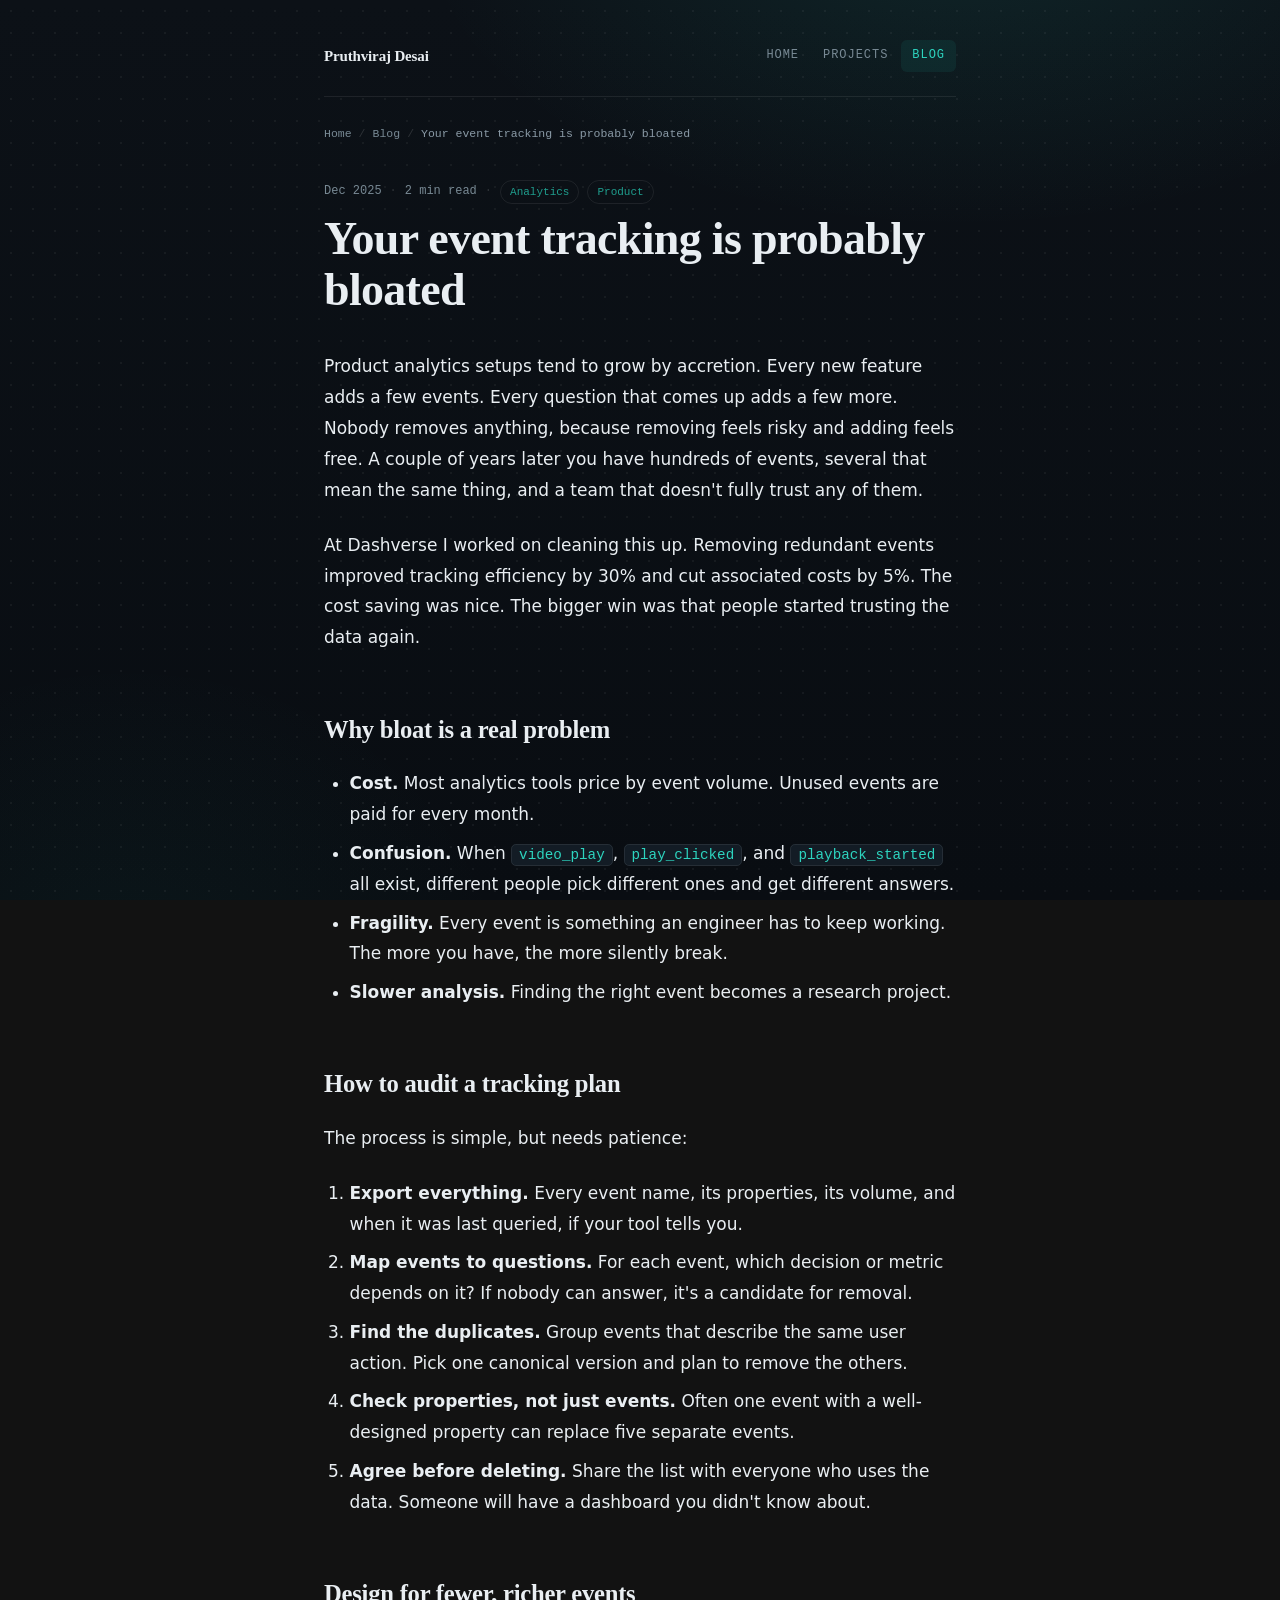
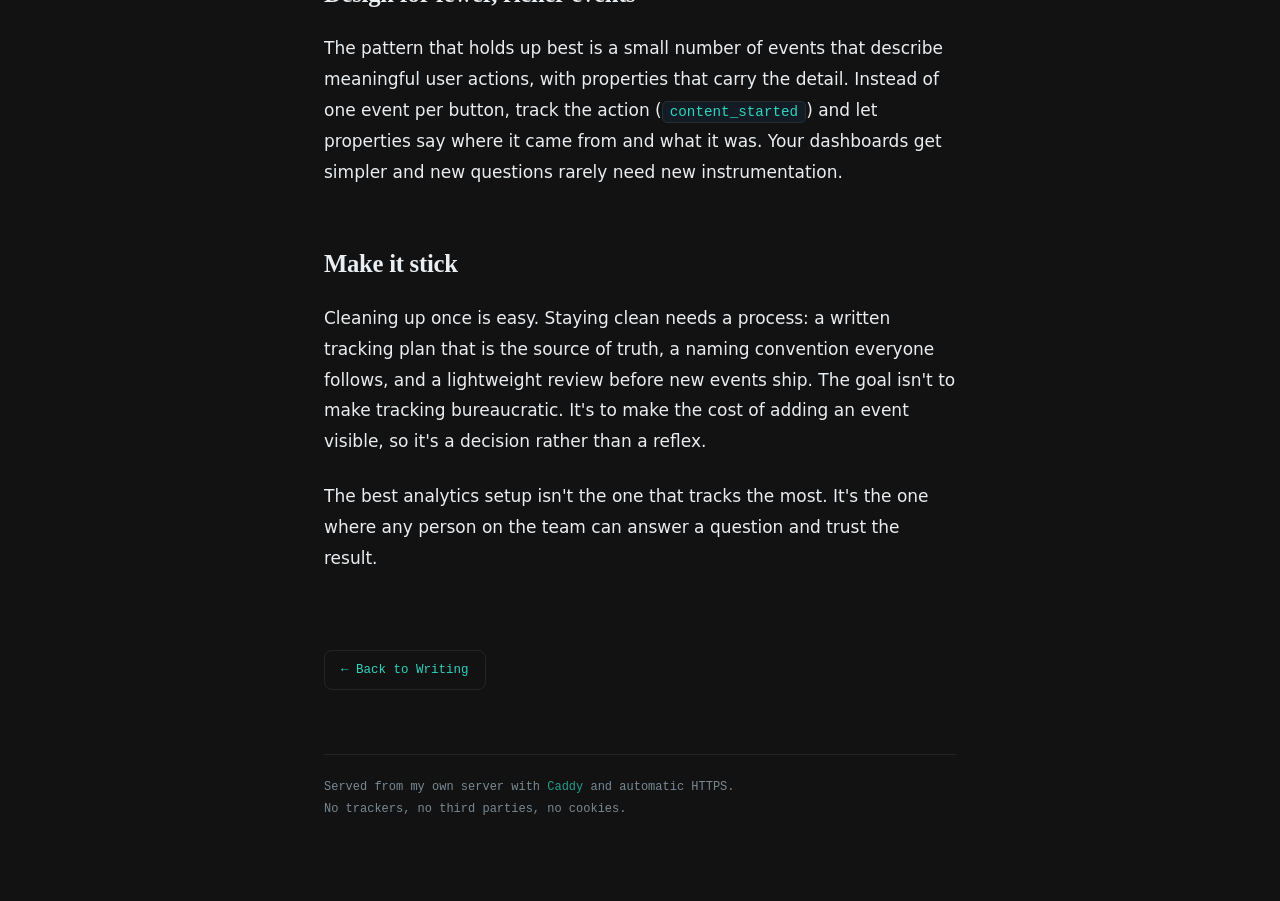
<file: blog/your-event-tracking-is-probably-bloated.html>
<!doctype html>
<html lang="en">
<head>
<meta charset="utf-8" />
<meta name="viewport" content="width=device-width, initial-scale=1" />
<title>Your event tracking is probably bloated — Pruthviraj Desai</title>
<meta name="description" content="Most product analytics setups collect far more events than anyone uses. How to audit your tracking plan, cut the noise, and end up with data people actually trust." />
<meta name="author" content="Pruthviraj Desai" />
<meta name="color-scheme" content="dark" />
<link rel="canonical" href="https://pruthvirajdesai.qzz.io/blog/your-event-tracking-is-probably-bloated.html" />

<meta property="og:type" content="article" />
<meta property="og:title" content="Your event tracking is probably bloated" />
<meta property="og:description" content="Most product analytics setups collect far more events than anyone uses. How to audit your tracking plan, cut the noise, and end up with data people actually trust." />
<meta property="og:url" content="https://pruthvirajdesai.qzz.io/blog/your-event-tracking-is-probably-bloated.html" />
<meta property="og:site_name" content="Pruthviraj Desai" />
<meta property="article:published_time" content="2025-12-13" />
<meta property="article:author" content="Pruthviraj Desai" />
<meta property="og:image" content="https://pruthvirajdesai.qzz.io/og/your-event-tracking-is-probably-bloated.png" />
<meta property="og:image:width" content="1200" />
<meta property="og:image:height" content="630" />
<meta name="twitter:card" content="summary_large_image" />
<meta name="twitter:title" content="Your event tracking is probably bloated" />
<meta name="twitter:description" content="Most product analytics setups collect far more events than anyone uses. How to audit your tracking plan, cut the noise, and end up with data people actually trust." />
<meta name="twitter:image" content="https://pruthvirajdesai.qzz.io/og/your-event-tracking-is-probably-bloated.png" />

<link rel="icon" type="image/svg+xml" href="/favicon.svg" />
<link rel="apple-touch-icon" href="/apple-touch-icon.png" />
<link rel="alternate" type="application/rss+xml" title="Pruthviraj Desai — Writing" href="/feed.xml" />
<link rel="stylesheet" href="/style.css?v=2" />
<script src="/script.js?v=2"></script>

<script type="application/ld+json">
{
  "@context": "https://schema.org",
  "@type": "BlogPosting",
  "headline": "Your event tracking is probably bloated",
  "description": "Most product analytics setups collect far more events than anyone uses. How to audit your tracking plan, cut the noise, and end up with data people actually trust.",
  "datePublished": "2025-12-13",
  "url": "https://pruthvirajdesai.qzz.io/blog/your-event-tracking-is-probably-bloated.html",
  "mainEntityOfPage": "https://pruthvirajdesai.qzz.io/blog/your-event-tracking-is-probably-bloated.html",
  "image": "https://pruthvirajdesai.qzz.io/og/your-event-tracking-is-probably-bloated.png",
  "keywords": [
    "Analytics",
    "Product"
  ],
  "author": {
    "@type": "Person",
    "name": "Pruthviraj Desai",
    "url": "https://pruthvirajdesai.qzz.io/"
  }
}
</script>
</head>
<body>

  <a class="skip-link" href="#main">Skip to content</a>
  <div class="progress" id="progress" aria-hidden="true"></div>

  <div class="wrap">

    <nav class="sitenav reveal" aria-label="Primary">
      <a href="/" class="logo">Pruthviraj Desai</a>
      <div class="nav-links">
        <a href="/">Home</a>
        <a href="/projects.html">Projects</a>
        <a href="/blog.html" class="active">Blog</a>
      </div>
    </nav>

    <main id="main">

    <div class="breadcrumb reveal">
      <a href="/">Home</a>
      <span class="sep">/</span>
      <a href="/blog.html">Blog</a>
      <span class="sep">/</span>
      <span class="current">Your event tracking is probably bloated</span>
    </div>

    <article>
      <header class="article-header reveal">
        <div class="article-meta">
          <time datetime="2025-12-13">Dec 2025</time>
          <span class="sep">·</span>
          <span>2 min read</span>
          <span class="sep">·</span>
          <span class="post-tag">Analytics</span>
          <span class="post-tag">Product</span>
        </div>
        <h1>Your event tracking is probably bloated</h1>
      </header>

      <div class="article-body reveal">
        <p>
        Product analytics setups tend to grow by accretion. Every new feature adds a few
        events. Every question that comes up adds a few more. Nobody removes anything,
        because removing feels risky and adding feels free. A couple of years later you have
        hundreds of events, several that mean the same thing, and a team that doesn't fully
        trust any of them.
        </p>
        <p>
        At Dashverse I worked on cleaning this up. Removing redundant events improved
        tracking efficiency by 30% and cut associated costs by 5%. The cost saving was nice.
        The bigger win was that people started trusting the data again.
        </p>

        <h2>Why bloat is a real problem</h2>
        <ul>
        <li><strong>Cost.</strong> Most analytics tools price by event volume. Unused events are paid for every month.</li>
        <li><strong>Confusion.</strong> When <code>video_play</code>, <code>play_clicked</code>, and <code>playback_started</code> all exist, different people pick different ones and get different answers.</li>
        <li><strong>Fragility.</strong> Every event is something an engineer has to keep working. The more you have, the more silently break.</li>
        <li><strong>Slower analysis.</strong> Finding the right event becomes a research project.</li>
        </ul>

        <h2>How to audit a tracking plan</h2>
        <p>
        The process is simple, but needs patience:
        </p>
        <ol>
        <li><strong>Export everything.</strong> Every event name, its properties, its volume, and when it was last queried, if your tool tells you.</li>
        <li><strong>Map events to questions.</strong> For each event, which decision or metric depends on it? If nobody can answer, it's a candidate for removal.</li>
        <li><strong>Find the duplicates.</strong> Group events that describe the same user action. Pick one canonical version and plan to remove the others.</li>
        <li><strong>Check properties, not just events.</strong> Often one event with a well-designed property can replace five separate events.</li>
        <li><strong>Agree before deleting.</strong> Share the list with everyone who uses the data. Someone will have a dashboard you didn't know about.</li>
        </ol>

        <h2>Design for fewer, richer events</h2>
        <p>
        The pattern that holds up best is a small number of events that describe meaningful
        user actions, with properties that carry the detail. Instead of one event per button,
        track the action (<code>content_started</code>) and let properties say where it came
        from and what it was. Your dashboards get simpler and new questions rarely need new
        instrumentation.
        </p>

        <h2>Make it stick</h2>
        <p>
        Cleaning up once is easy. Staying clean needs a process: a written tracking plan that
        is the source of truth, a naming convention everyone follows, and a lightweight review
        before new events ship. The goal isn't to make tracking bureaucratic. It's to make the
        cost of adding an event visible, so it's a decision rather than a reflex.
        </p>
        <p>
        The best analytics setup isn't the one that tracks the most. It's the one where any
        person on the team can answer a question and trust the result.
        </p>

        <a href="/blog.html" class="back-link reveal">← Back to Writing</a>
      </div>
    </article>

    </main>

    <footer class="reveal">
      Served from my own server with <span class="accent">Caddy</span> and automatic HTTPS.<br>
      No trackers, no third parties, no cookies.
    </footer>

  </div>

</body>
</html>
</file>
<file: style.css>
:root {
  --bg:        #0c1117;
  --bg-2:      #090d12;
  --surface:   #131c25;
  --surface-2: #18222d;
  --line:      rgba(255,255,255,.08);
  --line-2:    rgba(255,255,255,.14);
  --ink:       #e9eef2;
  --ink-soft:  #8a9aa6;
  --ink-faint: #788994;
  --signal:    #2dd4bf;
  --signal-dim:#1f9e8e;
  --display: "Iowan Old Style", "Charter", "Cambria", Georgia, serif;
  --body: system-ui, -apple-system, "Segoe UI", Roboto, Helvetica, Arial, sans-serif;
  --mono: ui-monospace, "SF Mono", "Cascadia Code", "JetBrains Mono", Menlo, Consolas, monospace;
}

* { box-sizing: border-box; }
html { -webkit-text-size-adjust: 100%; }

body {
  margin: 0;
  min-height: 100vh;
  color: var(--ink);
  font-family: var(--body);
  line-height: 1.65;
  -webkit-font-smoothing: antialiased;
  background:
    radial-gradient(900px 500px at 75% -8%, rgba(45,212,191,.10), transparent 60%),
    radial-gradient(700px 600px at 10% 110%, rgba(45,212,191,.05), transparent 55%),
    linear-gradient(180deg, var(--bg), var(--bg-2));
  background-attachment: fixed;
}

body::before {
  content: "";
  position: fixed; inset: 0;
  background-image: radial-gradient(rgba(255,255,255,.05) 1px, transparent 1px);
  background-size: 22px 22px;
  pointer-events: none;
  z-index: 0;
}

/* ── scroll progress bar ── */
.progress {
  position: fixed;
  top: 0; left: 0;
  height: 2px;
  width: 100%;
  transform: scaleX(0);
  transform-origin: left;
  background: linear-gradient(90deg, var(--signal-dim), var(--signal));
  box-shadow: 0 0 12px var(--signal), 0 0 24px rgba(45,212,191,.35);
  z-index: 1000;
  transition: transform 80ms linear;
}

/* ── skip link ── */
.skip-link {
  position: absolute;
  top: 8px; left: 8px;
  z-index: 1001;
  padding: 8px 14px;
  font-family: var(--mono);
  font-size: 12.5px;
  color: var(--bg);
  background: var(--signal);
  border-radius: 6px;
  text-decoration: none;
  transform: translateY(-200%);
}
.skip-link:focus { transform: none; }

.wrap {
  position: relative;
  z-index: 1;
  max-width: 680px;
  margin: 0 auto;
  padding: 40px 24px 80px;
}

/* ── nav ── */
.sitenav {
  display: flex;
  align-items: center;
  justify-content: space-between;
  padding-bottom: 24px;
  margin-bottom: 8px;
  border-bottom: 1px solid var(--line);
}
.sitenav .logo {
  font-family: var(--display);
  font-weight: 600;
  font-size: 15px;
  color: var(--ink);
  text-decoration: none;
  letter-spacing: -.01em;
  transition: color .2s ease;
}
.sitenav .logo:hover { color: var(--signal); }
.nav-links { display: flex; gap: 2px; }
.nav-links a {
  font-family: var(--mono);
  font-size: 12px;
  letter-spacing: .08em;
  text-transform: uppercase;
  color: var(--ink-faint);
  text-decoration: none;
  padding: 6px 11px;
  border-radius: 6px;
  transition: color .2s ease, background .2s ease;
}
.nav-links a:hover { color: var(--ink); background: rgba(255,255,255,.05); }
.nav-links a.active { color: var(--signal); background: rgba(45,212,191,.08); }

/* ── breadcrumb ── */
.breadcrumb {
  display: flex;
  align-items: center;
  gap: 7px;
  font-family: var(--mono);
  font-size: 11.5px;
  color: var(--ink-faint);
  margin-top: 28px;
  margin-bottom: 36px;
}
.breadcrumb a { color: var(--ink-faint); text-decoration: none; transition: color .2s ease; }
.breadcrumb a:hover { color: var(--signal); }
.breadcrumb .sep { color: var(--line-2); }
.breadcrumb .current { color: var(--ink-soft); }

/* ── reveal on scroll (only when script.js has set .js on <html>) ── */
.js .reveal {
  opacity: 0;
  transform: translateY(20px) scale(.99);
  transition:
    opacity  .65s cubic-bezier(.2,.7,.2,1),
    transform .65s cubic-bezier(.2,.7,.2,1);
}
.js .reveal.visible { opacity: 1; transform: none; }
.delay-1 { transition-delay: .07s; }
.delay-2 { transition-delay: .15s; }
.delay-3 { transition-delay: .23s; }
.delay-4 { transition-delay: .31s; }
.delay-5 { transition-delay: .39s; }

/* ── hero ── */
.hero { margin-top: 38px; }
h1 {
  font-family: var(--display);
  font-weight: 600;
  font-size: clamp(46px, 11vw, 76px);
  line-height: .98;
  letter-spacing: -.015em;
  margin: 0;
}
h1 .last { color: var(--ink-soft); }

.tagline {
  font-family: var(--mono);
  font-size: 13.5px;
  color: var(--signal);
  letter-spacing: .01em;
  margin: 20px 0 0;
  min-height: 1.4em;
}
.tagline .cursor {
  display: inline-block;
  width: 8px; height: 1.1em;
  background: var(--signal);
  vertical-align: middle;
  margin-left: 1px;
  border-radius: 1px;
  animation: blink 1.1s step-end infinite;
}
@keyframes blink { 0%,100% { opacity: 1; } 50% { opacity: 0; } }

.intro {
  font-size: 18.5px;
  color: var(--ink);
  margin: 22px 0 0;
  max-width: 54ch;
}

/* ── page hero (inner pages) ── */
.page-hero { margin-top: 8px; margin-bottom: 36px; }
.page-hero h1 {
  font-size: clamp(32px, 8vw, 52px);
  margin-bottom: 8px;
}
.page-hero .sub {
  font-size: 16px;
  color: var(--ink-soft);
  margin: 0;
}
.feed-link {
  margin-left: 6px;
  font-family: var(--mono);
  font-size: 12px;
  color: var(--signal-dim);
  text-underline-offset: 3px;
}
.feed-link:hover { color: var(--signal); }

/* ── sections ── */
.block { margin-top: 52px; }
.eyebrow {
  display: flex; align-items: center; gap: 14px;
  font-family: var(--mono);
  font-size: 11px;
  text-transform: uppercase;
  font-weight: 400;
  letter-spacing: .2em;
  color: var(--ink-faint);
  margin: 0 0 20px;
}
.eyebrow::after {
  content: ""; flex: 1; height: 1px;
  background: linear-gradient(to right, var(--signal-dim), var(--line), transparent);
  transform: scaleX(0);
  transform-origin: left;
  transition: transform .9s cubic-bezier(.2,.7,.2,1) .2s;
}
.eyebrow.visible::after,
html:not(.js) .eyebrow::after { transform: scaleX(1); }

ul.list { list-style: none; margin: 0; padding: 0; }
ul.list li {
  position: relative;
  padding-left: 22px;
  margin-bottom: 10px;
  color: var(--ink);
}
ul.list li::before {
  content: "";
  position: absolute; left: 0; top: .68em;
  width: 7px; height: 7px; border-radius: 50%;
  background: var(--signal-dim);
  transition: background .2s ease, box-shadow .2s ease;
}
ul.list li:hover::before {
  background: var(--signal);
  box-shadow: 0 0 8px var(--signal);
}

/* ── project cards (detailed) ── */
.project-card {
  position: relative;
  padding: 20px 22px;
  margin-bottom: 14px;
  border: 1px solid var(--line);
  border-radius: 13px;
  background: var(--surface);
  overflow: hidden;
  transition: transform .2s ease, border-color .2s ease, background .2s ease, box-shadow .2s ease;
}
.project-card::after {
  content: '';
  position: absolute; inset: 0;
  border-radius: inherit;
  background: radial-gradient(
    300px circle at var(--mx, 50%) var(--my, 50%),
    rgba(45,212,191,.09), transparent 65%
  );
  opacity: 0;
  transition: opacity .3s ease;
  pointer-events: none;
}
.project-card:hover {
  transform: translateY(-3px);
  border-color: rgba(45,212,191,.22);
  background: var(--surface-2);
  box-shadow: 0 12px 36px -10px rgba(0,0,0,.7);
}
.project-card:hover::after { opacity: 1; }
.project-name { font-weight: 700; font-size: 18px; margin: 0 0 8px; }
.project-desc { color: var(--ink-soft); font-size: 15px; line-height: 1.65; margin-bottom: 14px; }
.project-tags { display: flex; flex-wrap: wrap; gap: 6px; }
.project-tag {
  font-family: var(--mono);
  font-size: 11.5px;
  padding: 3px 10px;
  border-radius: 999px;
  border: 1px solid var(--line);
  color: var(--ink-faint);
  background: rgba(255,255,255,.03);
}

/* ── blog post list ── */
.post-list { list-style: none; margin: 0; padding: 0; }
.post-item {
  position: relative;
  padding: 18px 20px;
  margin-bottom: 10px;
  border: 1px solid var(--line);
  border-radius: 11px;
  background: var(--surface);
  overflow: hidden;
  transition: transform .2s ease, border-color .2s ease, background .2s ease, box-shadow .2s ease;
}
.post-item::after {
  content: '';
  position: absolute; inset: 0;
  border-radius: inherit;
  background: radial-gradient(
    260px circle at var(--mx, 50%) var(--my, 50%),
    rgba(45,212,191,.08), transparent 65%
  );
  opacity: 0;
  transition: opacity .3s ease;
  pointer-events: none;
}
.post-item:hover {
  transform: translateY(-2px);
  border-color: rgba(45,212,191,.2);
  background: var(--surface-2);
  box-shadow: 0 8px 28px -10px rgba(0,0,0,.7);
}
.post-item:hover::after { opacity: 1; }
.post-date { font-family: var(--mono); font-size: 11px; color: var(--ink-faint); letter-spacing: .08em; margin-bottom: 6px; }
.post-title { font-weight: 600; font-size: 17px; color: var(--ink); margin: 0 0 6px; }
.post-excerpt { color: var(--ink-soft); font-size: 14.5px; line-height: 1.6; }
.post-tags { margin-top: 10px; display: flex; flex-wrap: wrap; gap: 5px; }
.post-tag {
  display: inline-block;
  font-family: var(--mono);
  font-size: 11px;
  padding: 2px 9px;
  border-radius: 999px;
  border: 1px solid var(--line);
  color: var(--signal-dim);
}

/* ── links ── */
.links { display: flex; flex-wrap: wrap; gap: 10px 12px; }
.links a {
  font-family: var(--mono);
  font-size: 13px;
  color: var(--ink);
  text-decoration: none;
  padding: 9px 14px;
  border: 1px solid var(--line);
  border-radius: 999px;
  transition: border-color .2s ease, color .2s ease, background .2s ease, transform .2s ease, box-shadow .2s ease;
}
.links a:hover {
  color: var(--signal);
  border-color: var(--signal-dim);
  background: rgba(45,212,191,.07);
  transform: translateY(-2px);
  box-shadow: 0 6px 18px -6px rgba(45,212,191,.3);
}
a:focus-visible { outline: 2px solid var(--signal); outline-offset: 3px; border-radius: 6px; }

/* ── experience ── */
.experience-note {
  margin: -6px 0 22px;
  font-family: var(--mono);
  font-size: 11.5px;
  color: var(--ink-faint);
}
.company-block {
  padding: 24px 0 28px;
  border-top: 1px solid var(--line);
}
.company-block:last-child { padding-bottom: 0; }
.company-header { margin-bottom: 20px; }
.company-name {
  margin: 0 0 5px;
  font-family: var(--display);
  font-size: 25px;
  font-weight: 600;
  letter-spacing: -.015em;
  color: var(--ink);
}
.company-description {
  max-width: 58ch;
  margin: 0;
  color: var(--ink-soft);
  font-size: 15px;
}
.role-entry { padding-left: 18px; border-left: 2px solid var(--signal-dim); }
.role-entry + .role-entry {
  margin-top: 22px;
  padding-top: 22px;
  border-top: 1px solid var(--line);
}
.role-meta {
  display: flex;
  align-items: baseline;
  justify-content: space-between;
  gap: 16px;
}
.role-title { margin: 0; color: var(--ink); font-size: 16px; font-weight: 650; }
.role-period {
  flex: none;
  margin: 0;
  font-family: var(--mono);
  font-size: 11.5px;
  color: var(--ink-faint);
  white-space: nowrap;
}
.role-highlights { margin: 13px 0 0; padding: 0; list-style: none; }
.role-highlights li {
  position: relative;
  margin-top: 8px;
  padding-left: 18px;
  color: var(--ink-soft);
  font-size: 15px;
  line-height: 1.6;
}
.role-highlights li::before {
  content: "";
  position: absolute;
  top: .62em;
  left: 0;
  width: 5px;
  height: 5px;
  border-radius: 50%;
  background: var(--signal);
}

/* ── education ── */
.education-list { border-top: 1px solid var(--line); }
.education-entry {
  padding: 22px 0;
  border-bottom: 1px solid var(--line);
}
.education-entry:last-child { padding-bottom: 0; border-bottom: 0; }
.education-meta {
  display: flex;
  align-items: baseline;
  justify-content: space-between;
  gap: 16px;
}
.education-school {
  margin: 0;
  font-family: var(--display);
  font-size: 21px;
  font-weight: 600;
  letter-spacing: -.01em;
  color: var(--ink);
}
.education-period {
  flex: none;
  margin: 0;
  font-family: var(--mono);
  font-size: 11.5px;
  color: var(--ink-faint);
  white-space: nowrap;
}
.education-degree { margin: 7px 0 0; color: var(--ink); font-size: 15px; }
.education-location { margin: 2px 0 0; color: var(--ink-soft); font-size: 14px; }

/* ── footer ── */
footer {
  margin-top: 64px; padding-top: 22px;
  border-top: 1px solid var(--line);
  font-family: var(--mono);
  font-size: 12px;
  color: var(--ink-faint);
  line-height: 1.8;
}
footer .accent { color: var(--signal-dim); }

/* ── post-item as anchor ── */
a.post-item {
  display: block;
  text-decoration: none;
  color: inherit;
  cursor: pointer;
}

/* ── article pages ── */
.article-header { margin-top: 8px; margin-bottom: 36px; }
.article-header h1 { font-size: clamp(28px, 7vw, 46px); margin: 10px 0 0; line-height: 1.1; }
.article-meta {
  display: flex; flex-wrap: wrap; align-items: center; gap: 8px;
  font-family: var(--mono); font-size: 12px; color: var(--ink-faint);
}
.article-meta .sep { color: var(--line-2); }
.article-body {
  font-size: 17px;
  line-height: 1.82;
  color: var(--ink);
}
.article-body p { margin: 0 0 1.4em; }
.article-body h2 {
  font-family: var(--display);
  font-size: 1.45em; font-weight: 600;
  letter-spacing: -.01em;
  margin: 2.2em 0 .65em;
  color: var(--ink);
}
.article-body h3 { font-size: 1.1em; font-weight: 600; margin: 1.8em 0 .5em; }
.article-body ul, .article-body ol { padding-left: 1.5em; margin: 0 0 1.4em; }
.article-body li { margin-bottom: .45em; }
.article-body code {
  font-family: var(--mono); font-size: .84em;
  background: var(--surface); border: 1px solid var(--line);
  padding: 2px 7px; border-radius: 5px; color: var(--signal);
}
.article-body pre {
  background: var(--surface); border: 1px solid var(--line);
  border-radius: 11px; padding: 16px 20px;
  overflow-x: auto; margin: 1.6em 0;
}
.article-body pre code {
  background: none; border: none; padding: 0;
  font-size: .88em; color: var(--ink-soft);
}
.article-body blockquote {
  margin: 1.6em 0; padding: 12px 20px;
  border-left: 3px solid var(--signal-dim);
  background: rgba(45,212,191,.04);
  border-radius: 0 8px 8px 0;
  color: var(--ink-soft);
}
.article-body a { color: var(--signal); text-underline-offset: 3px; }
.article-body a:hover { color: var(--ink); }
.article-body hr { border: none; border-top: 1px solid var(--line); margin: 2.5em 0; }
.back-link {
  display: inline-flex; align-items: center; gap: 6px;
  font-family: var(--mono); font-size: 12.5px;
  color: var(--ink-faint); text-decoration: none;
  margin-top: 52px; padding: 8px 16px;
  border: 1px solid var(--line); border-radius: 8px;
  transition: color .2s ease, border-color .2s ease, background .2s ease;
}
.back-link:hover {
  color: var(--signal);
  border-color: var(--signal-dim);
  background: rgba(45,212,191,.06);
}

/* ── 404 ── */
.error-page { margin-top: 60px; }
.error-code {
  font-family: var(--display);
  font-size: clamp(80px, 20vw, 140px);
  font-weight: 600;
  line-height: 1;
  letter-spacing: -.03em;
  color: var(--surface-2);
  margin-bottom: 32px;
  user-select: none;
}
.error-terminal {
  font-family: var(--mono);
  font-size: 13.5px;
  background: var(--surface);
  border: 1px solid var(--line);
  border-radius: 10px;
  padding: 16px 20px;
  margin-bottom: 24px;
  display: inline-block;
  max-width: 100%;
}
.terminal-line { display: flex; align-items: center; gap: 10px; line-height: 2; }
.terminal-prompt { color: var(--signal); flex: none; }
.terminal-cmd { color: var(--ink-soft); min-width: 0; overflow-wrap: anywhere; }
.terminal-cmd span { color: var(--ink-faint); }
.error-output { color: #f87171; padding-left: 22px; }
.terminal-cursor {
  display: inline-block;
  width: 8px; height: 1.1em;
  background: var(--signal);
  border-radius: 1px;
  animation: blink 1.1s step-end infinite;
  vertical-align: middle;
}
.error-msg { color: var(--ink-soft); font-size: 16px; margin: 0; }
.error-page .links { margin-top: 28px; }

/* ── reduced motion ── */
@media (prefers-reduced-motion: reduce) {
  .tagline .cursor { animation: none; }
  .js .reveal { opacity: 1; transform: none; transition: none; }
  .eyebrow::after { transform: scaleX(1); transition: none; }
  .links a, .post-item, .project-card, .progress { transition: none; }
  .terminal-cursor { animation: none; }
}

@media (max-width: 480px) {
  .role-meta, .education-meta { display: block; }
  .role-period, .education-period { margin-top: 3px; }
}
</file>
